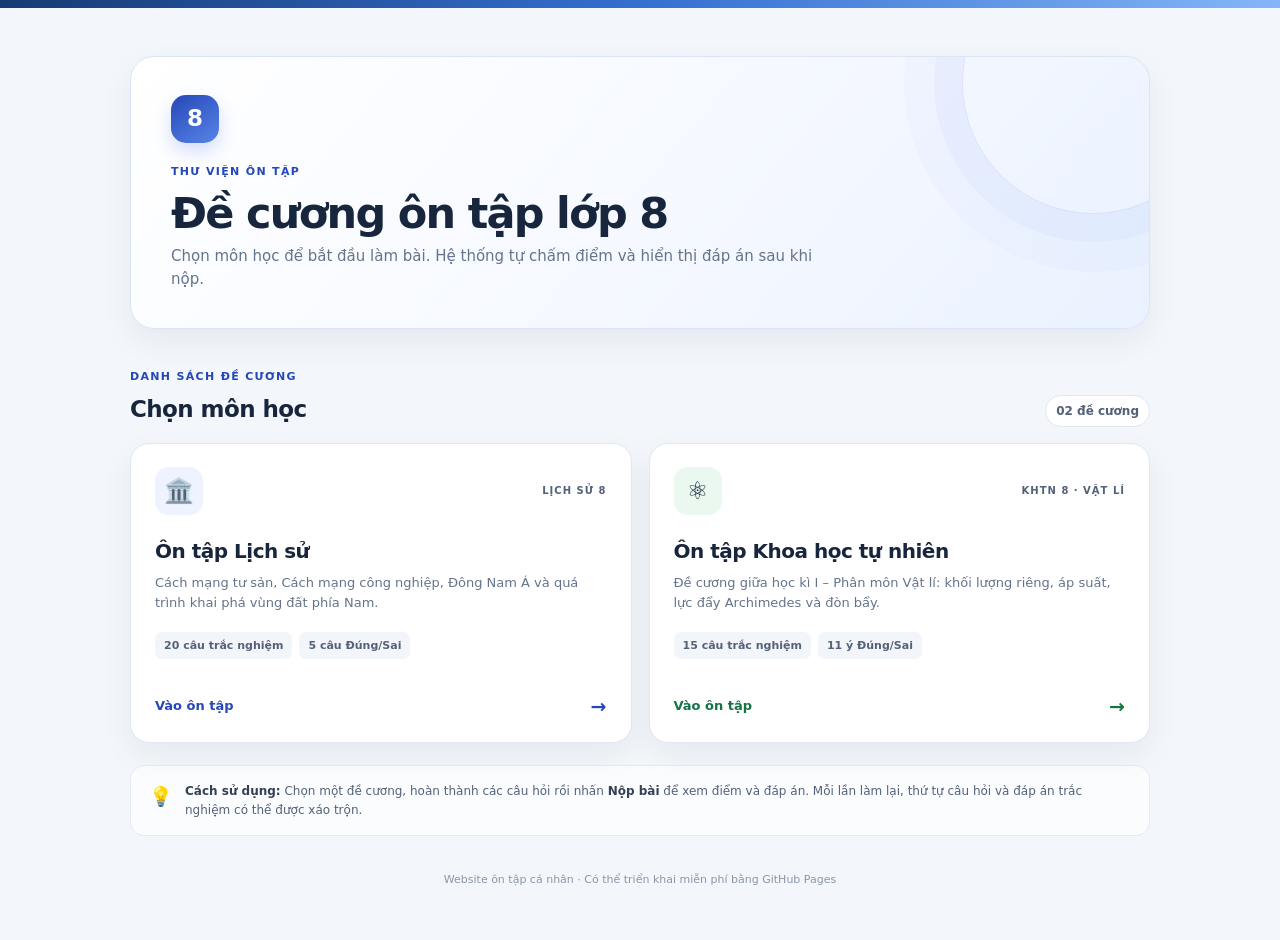
<file: index.html>
<!DOCTYPE html>
<html lang="vi">
<head>
  <meta charset="UTF-8">
  <meta name="viewport" content="width=device-width, initial-scale=1.0">
  <meta name="theme-color" content="#173b73">
  <meta name="description" content="Kho đề cương ôn tập lớp 8: Lịch sử và Khoa học tự nhiên.">
  <title>Ôn tập lớp 8 – Menu chính</title>
  <link rel="stylesheet" href="assets/css/site.css">
</head>
<body class="home-page">
  <div class="topbar"></div>
  <main class="home-container">
    <header class="home-hero">
      <div class="brand-mark" aria-hidden="true">8</div>
      <div class="eyebrow">THƯ VIỆN ÔN TẬP</div>
      <h1>Đề cương ôn tập lớp 8</h1>
      <p>Chọn môn học để bắt đầu làm bài. Hệ thống tự chấm điểm và hiển thị đáp án sau khi nộp.</p>
    </header>

    <section class="menu-section" aria-labelledby="available-title">
      <div class="menu-heading">
        <div>
          <span class="section-kicker">DANH SÁCH ĐỀ CƯƠNG</span>
          <h2 id="available-title">Chọn môn học</h2>
        </div>
        <span class="available-count">02 đề cương</span>
      </div>

      <div class="subject-grid">
        <a class="subject-card history-card" href="pages/lich-su.html">
          <div class="subject-card-top">
            <span class="subject-icon" aria-hidden="true">🏛️</span>
            <span class="subject-tag">LỊCH SỬ 8</span>
          </div>
          <h3>Ôn tập Lịch sử</h3>
          <p>Cách mạng tư sản, Cách mạng công nghiệp, Đông Nam Á và quá trình khai phá vùng đất phía Nam.</p>
          <div class="subject-meta">
            <span>20 câu trắc nghiệm</span>
            <span>5 câu Đúng/Sai</span>
          </div>
          <div class="subject-action">Vào ôn tập <span aria-hidden="true">→</span></div>
        </a>

        <a class="subject-card science-card" href="pages/khtn8-vat-li.html">
          <div class="subject-card-top">
            <span class="subject-icon" aria-hidden="true">⚛️</span>
            <span class="subject-tag">KHTN 8 · VẬT LÍ</span>
          </div>
          <h3>Ôn tập Khoa học tự nhiên</h3>
          <p>Đề cương giữa học kì I – Phân môn Vật lí: khối lượng riêng, áp suất, lực đẩy Archimedes và đòn bẩy.</p>
          <div class="subject-meta">
            <span>15 câu trắc nghiệm</span>
            <span>11 ý Đúng/Sai</span>
          </div>
          <div class="subject-action">Vào ôn tập <span aria-hidden="true">→</span></div>
        </a>
      </div>
    </section>

    <section class="home-note">
      <span class="note-icon" aria-hidden="true">💡</span>
      <p><strong>Cách sử dụng:</strong> Chọn một đề cương, hoàn thành các câu hỏi rồi nhấn <strong>Nộp bài</strong> để xem điểm và đáp án. Mỗi lần làm lại, thứ tự câu hỏi và đáp án trắc nghiệm có thể được xáo trộn.</p>
    </section>

    <footer class="home-footer">Website ôn tập cá nhân · Có thể triển khai miễn phí bằng GitHub Pages</footer>
  </main>
</body>
</html>
</file>
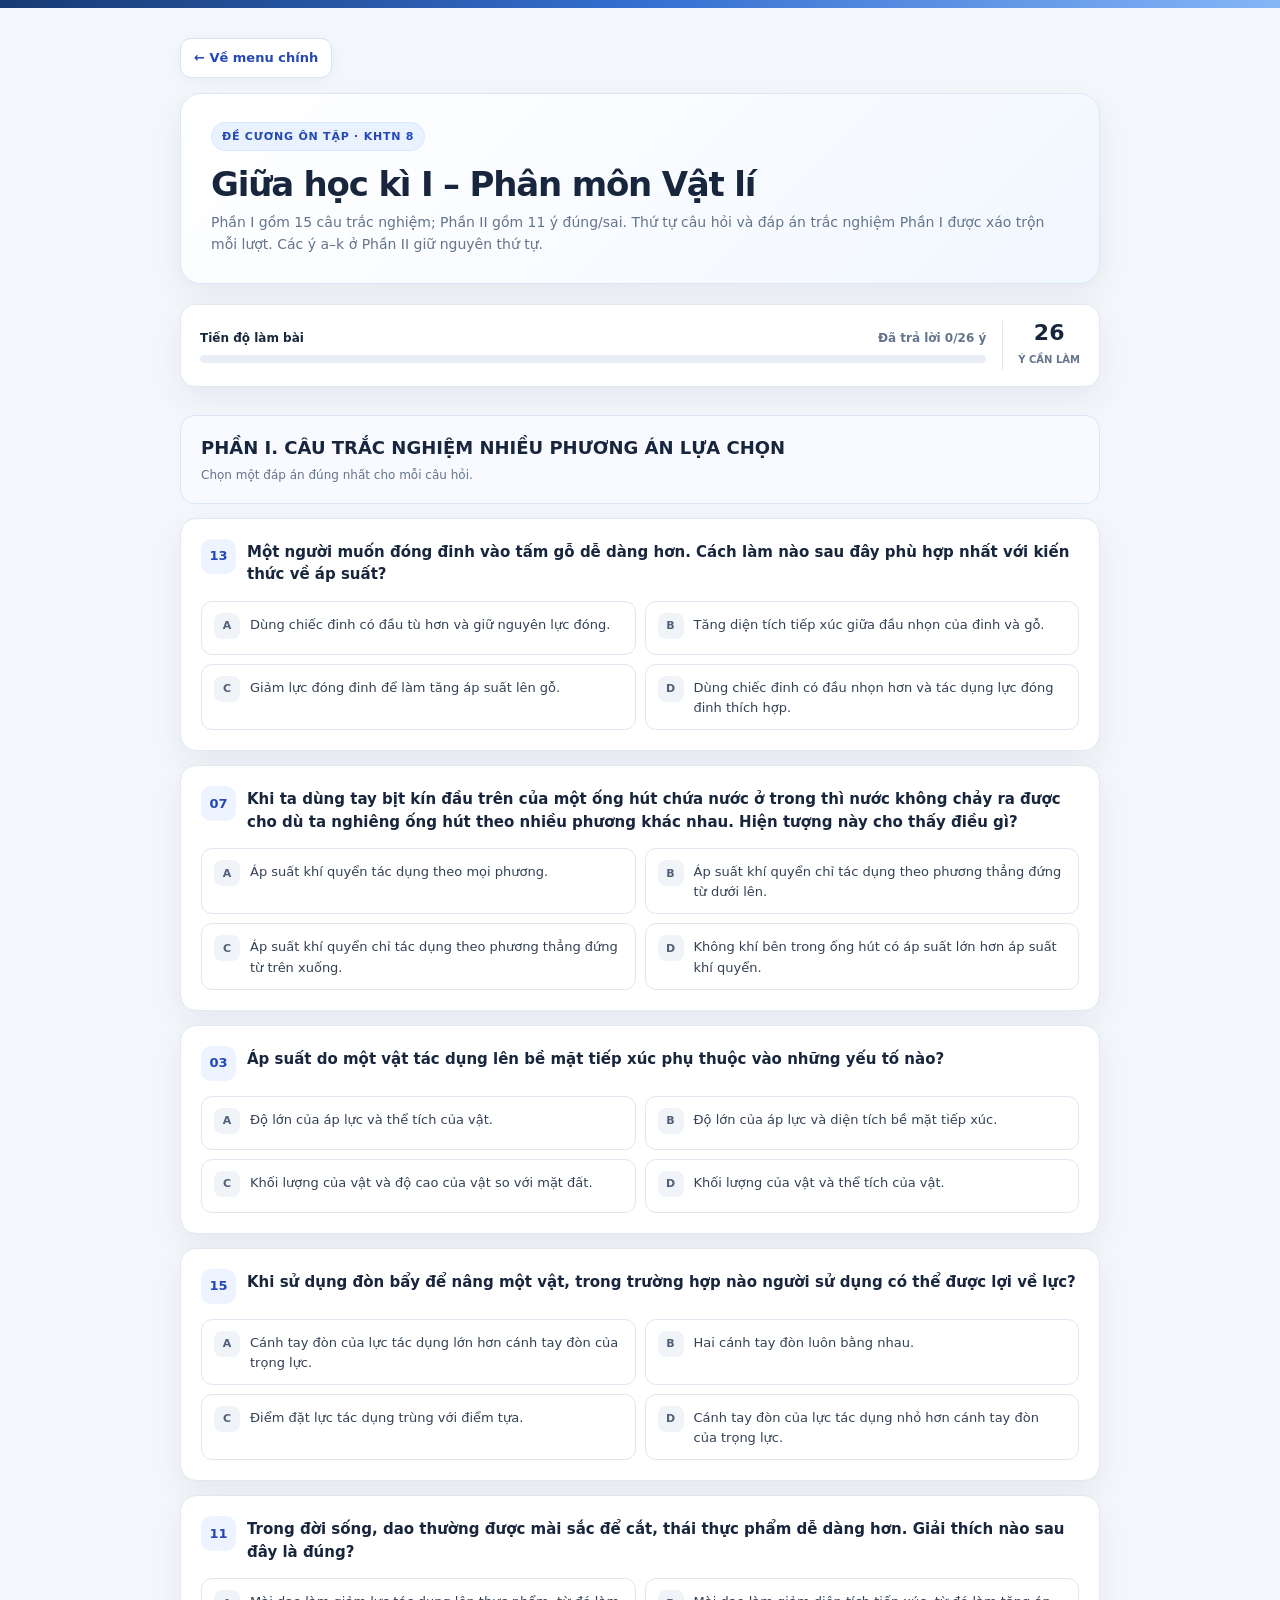
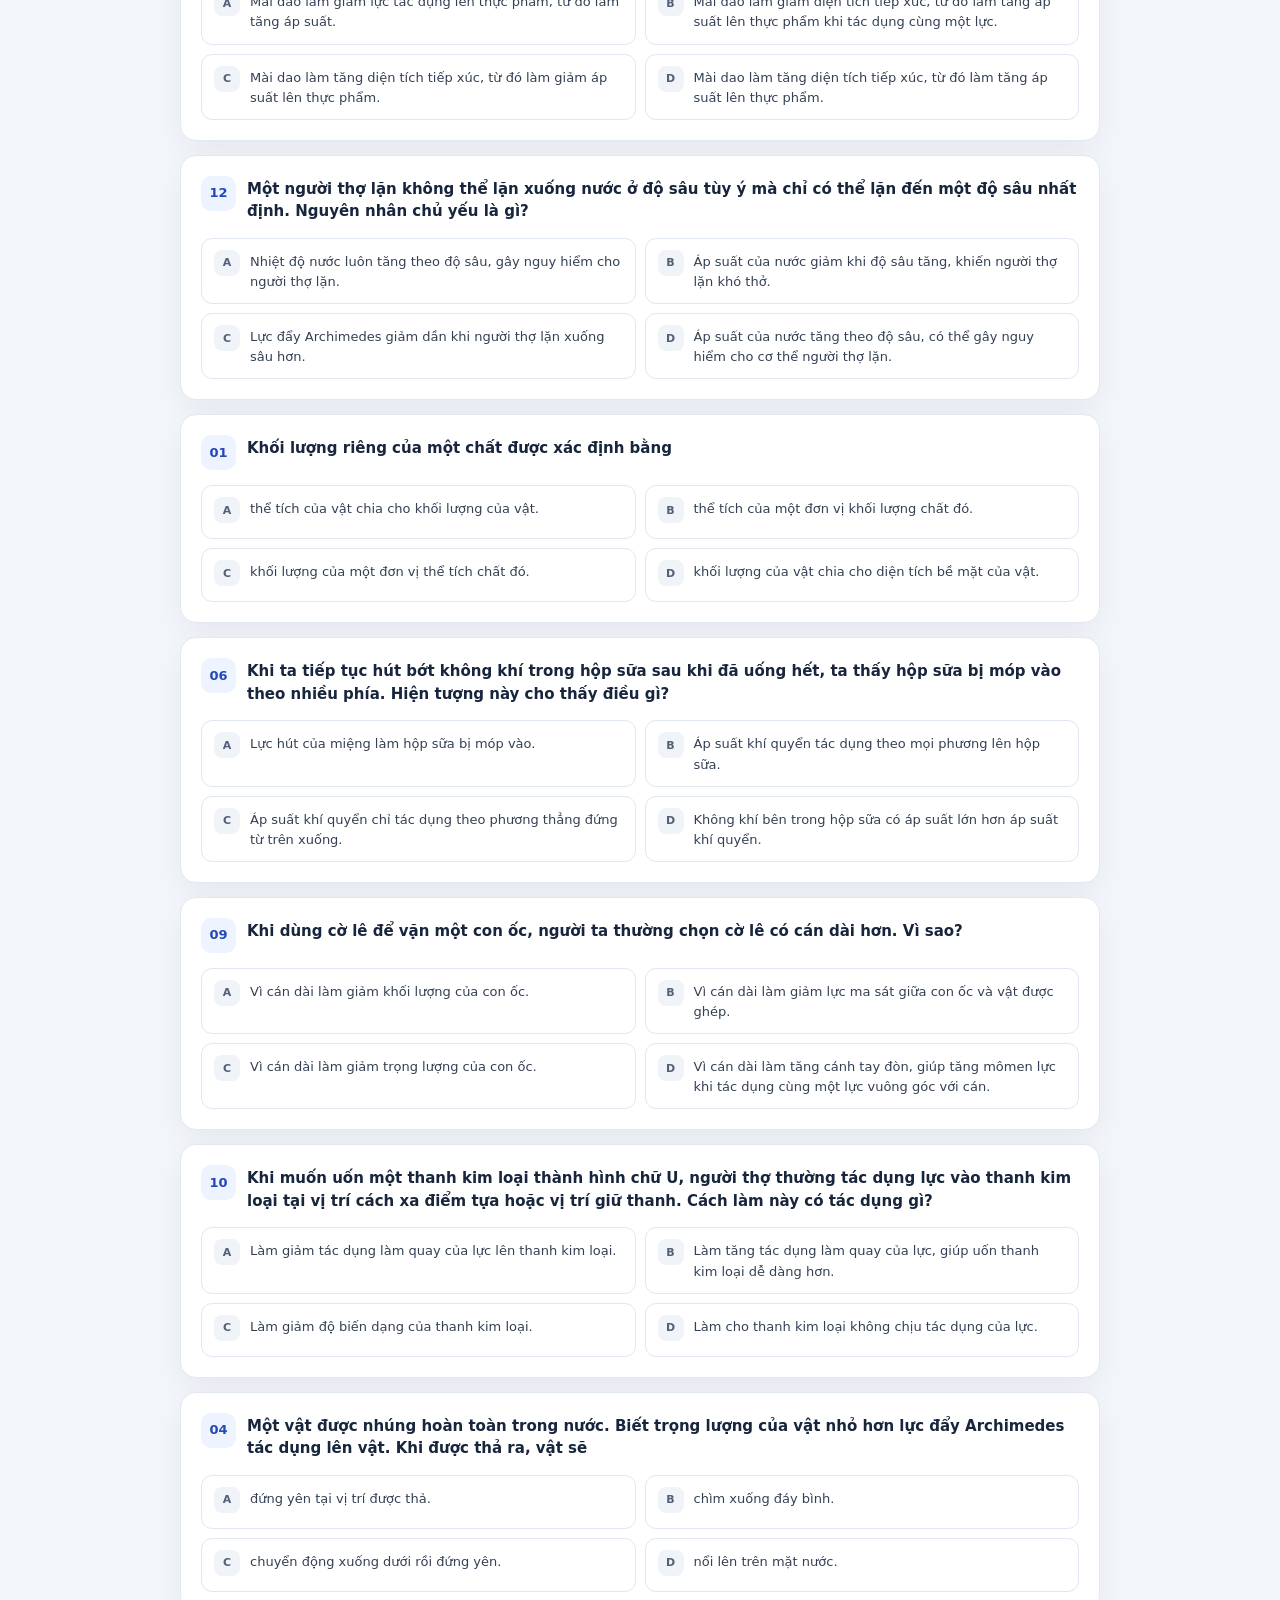
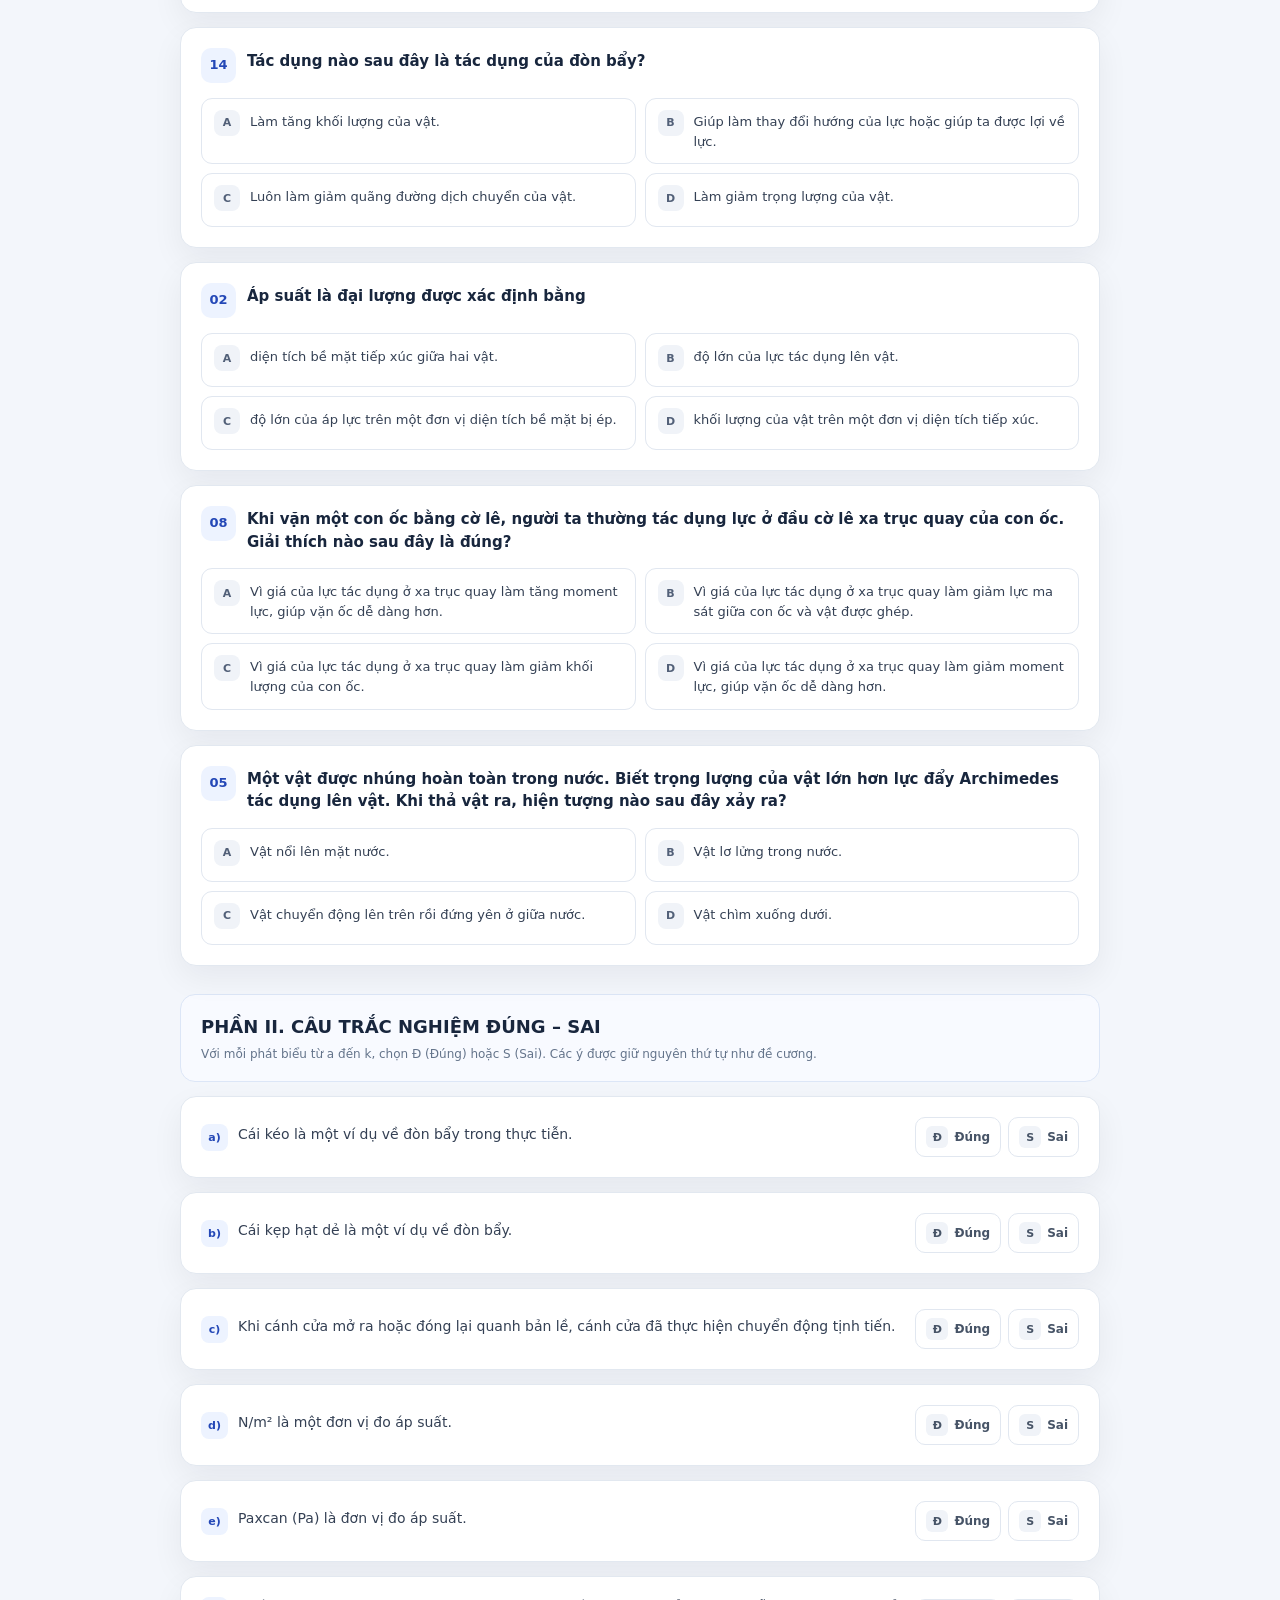
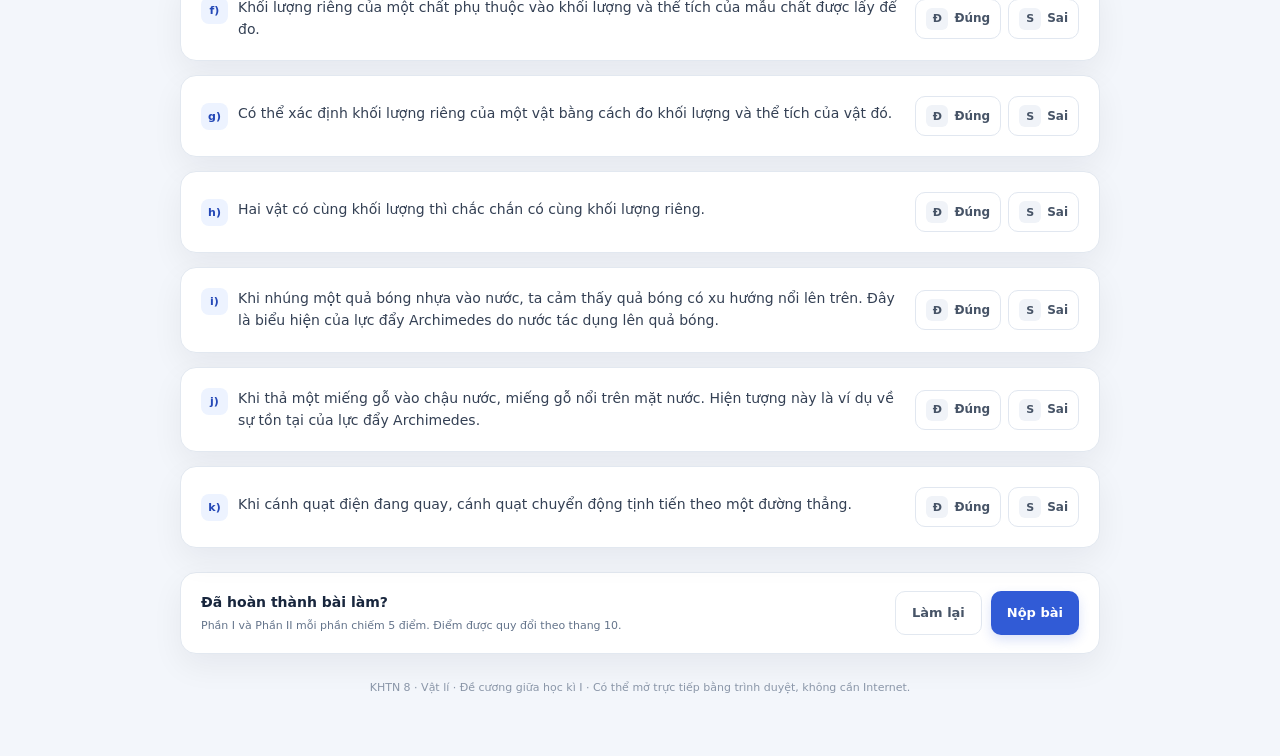
<file: pages/khtn8-vat-li.html>
<!DOCTYPE html>
<html lang="vi">
<head>
  <meta charset="UTF-8">
  <meta name="viewport" content="width=device-width, initial-scale=1.0">
  <meta name="theme-color" content="#173b73">
  <meta name="description" content="Đề cương ôn tập giữa học kì I Khoa học tự nhiên 8 – Phân môn Vật lí.">
  <title>KHTN 8 – Vật lí | Ôn tập giữa học kì I</title>
  <link rel="stylesheet" href="../assets/css/site.css">
  <script src="../assets/js/khtn-vat-li.js" defer></script>
</head>
<body>
  <div class="topbar"></div>
  <main class="quiz-container">
    <a class="back-home" href="../index.html">← Về menu chính</a>
    <header class="quiz-hero">
      <span class="quiz-eyebrow">ĐỀ CƯƠNG ÔN TẬP · KHTN 8</span>
      <h1>Giữa học kì I – Phân môn Vật lí</h1>
      <p>Phần I gồm 15 câu trắc nghiệm; Phần II gồm 11 ý đúng/sai. Thứ tự câu hỏi và đáp án trắc nghiệm Phần I được xáo trộn mỗi lượt. Các ý a–k ở Phần II giữ nguyên thứ tự.</p>
    </header>

    <section class="progress-panel" aria-label="Tiến độ làm bài">
      <div>
        <div class="progress-heading"><span>Tiến độ làm bài</span><span id="progressText">Đã trả lời 0/26 ý</span></div>
        <div class="progress-track"><div class="progress-fill" id="progressFill"></div></div>
      </div>
      <div class="progress-total"><strong>26</strong><span>Ý CẦN LÀM</span></div>
    </section>

    <form id="quizForm">
      <section class="section-heading">
        <h2>PHẦN I. CÂU TRẮC NGHIỆM NHIỀU PHƯƠNG ÁN LỰA CHỌN</h2>
        <p>Chọn một đáp án đúng nhất cho mỗi câu hỏi.</p>
      </section>
      <section class="question-list" id="questionList" aria-label="15 câu trắc nghiệm"></section>

      <section class="section-heading">
        <h2>PHẦN II. CÂU TRẮC NGHIỆM ĐÚNG – SAI</h2>
        <p>Với mỗi phát biểu từ a đến k, chọn Đ (Đúng) hoặc S (Sai). Các ý được giữ nguyên thứ tự như đề cương.</p>
      </section>
      <section class="tf-list" id="trueFalseList" aria-label="11 ý đúng sai"></section>

      <div class="submit-panel">
        <div class="submit-note">
          <strong>Đã hoàn thành bài làm?</strong>
          <span>Phần I và Phần II mỗi phần chiếm 5 điểm. Điểm được quy đổi theo thang 10.</span>
        </div>
        <div class="actions">
          <button class="secondary-button" type="button" id="resetButton">Làm lại</button>
          <button class="primary-button" type="submit" id="submitButton">Nộp bài</button>
        </div>
      </div>
    </form>

    <section class="result-panel" id="resultPanel" aria-live="polite" tabindex="-1">
      <h2 id="resultTitle">Kết quả bài làm</h2>
      <p class="result-subtitle" id="resultSubtitle"></p>
      <div class="result-summary">
        <div class="score-circle" id="scoreCircle">0/10</div>
        <div class="result-stats">
          <div class="stat good"><strong id="correctCount">0</strong><span>Ý đúng / 26</span></div>
          <div class="stat bad"><strong id="wrongCount">0</strong><span>Ý sai</span></div>
          <div class="stat empty"><strong id="emptyCount">0</strong><span>Chưa trả lời</span></div>
        </div>
      </div>
      <div class="result-breakdown" id="resultBreakdown"></div>
      <p class="result-hint">Đáp án đúng được tô xanh. Lựa chọn sai của bạn được tô đỏ. Câu bỏ trống cũng hiển thị đáp án đúng để đối chiếu.</p>
    </section>

    <footer class="quiz-footer">KHTN 8 · Vật lí · Đề cương giữa học kì I · Có thể mở trực tiếp bằng trình duyệt, không cần Internet.</footer>
  </main>
</body>
</html>
</file>
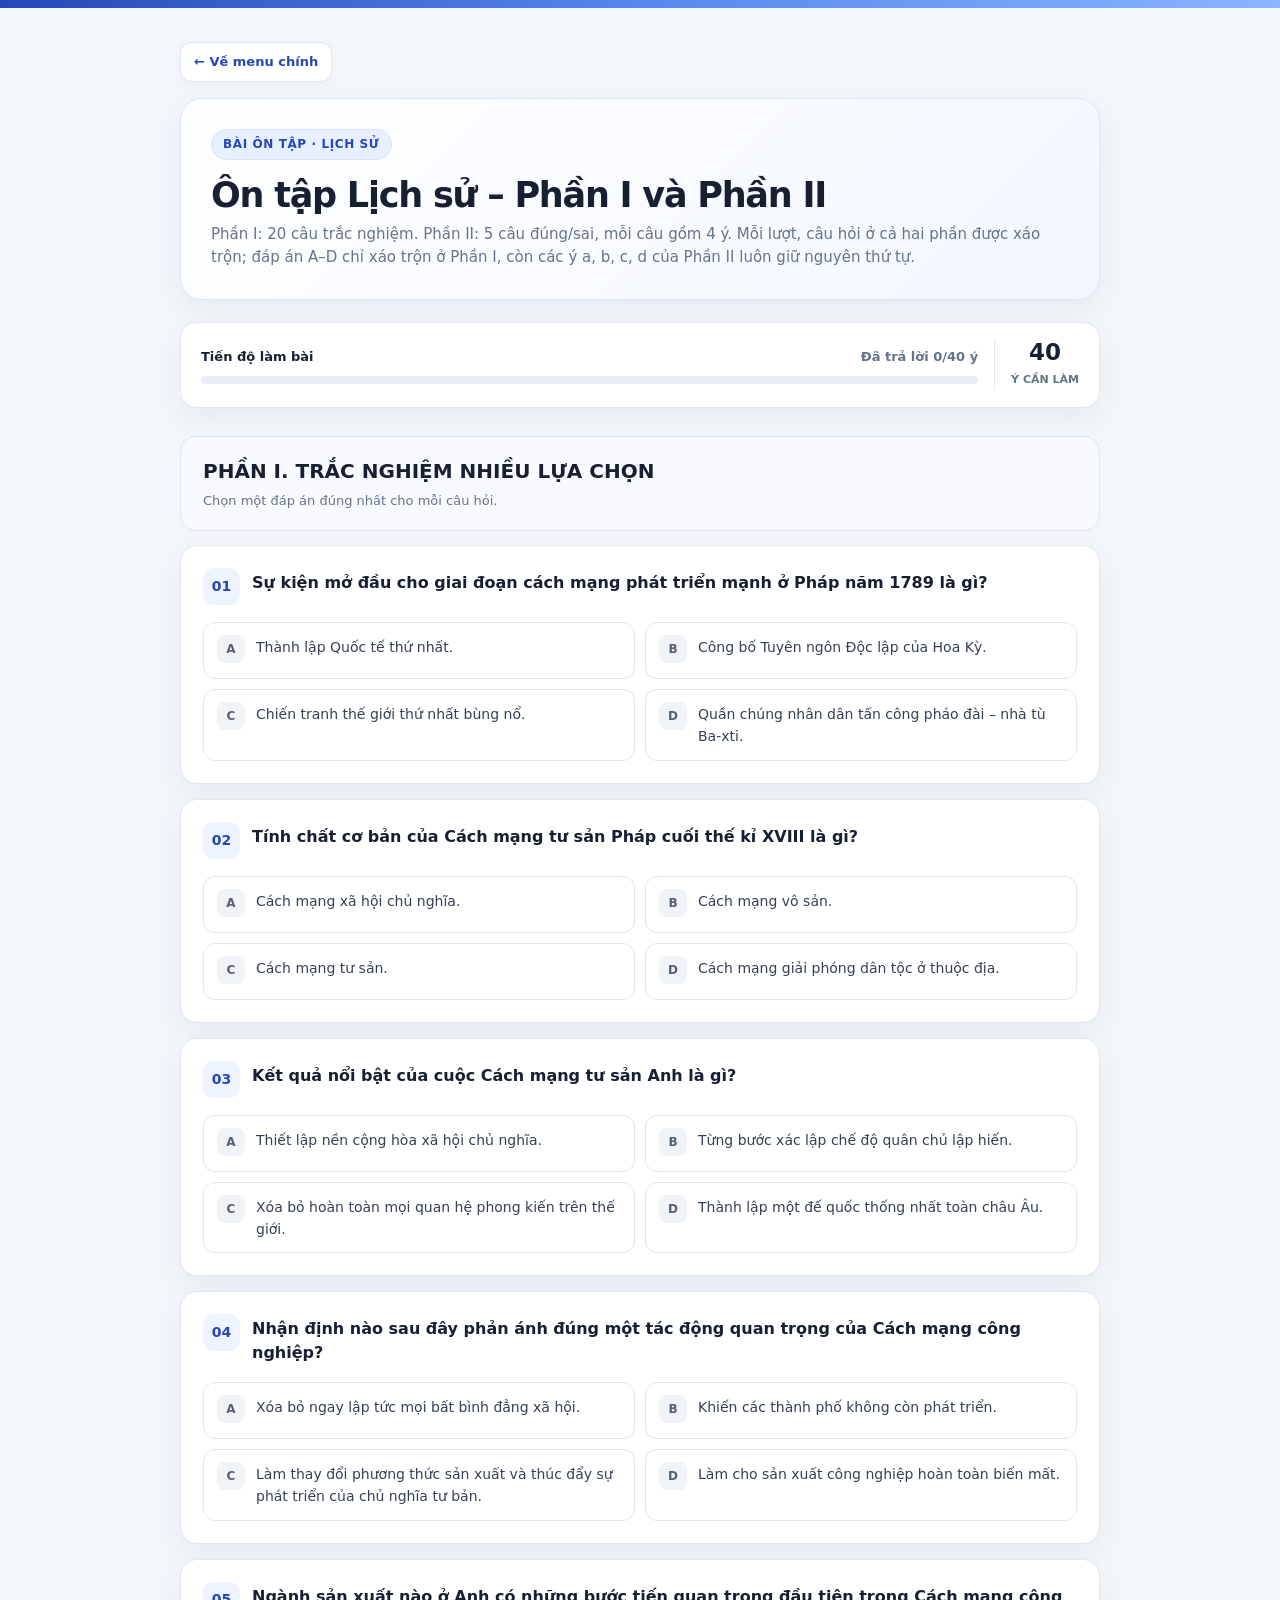
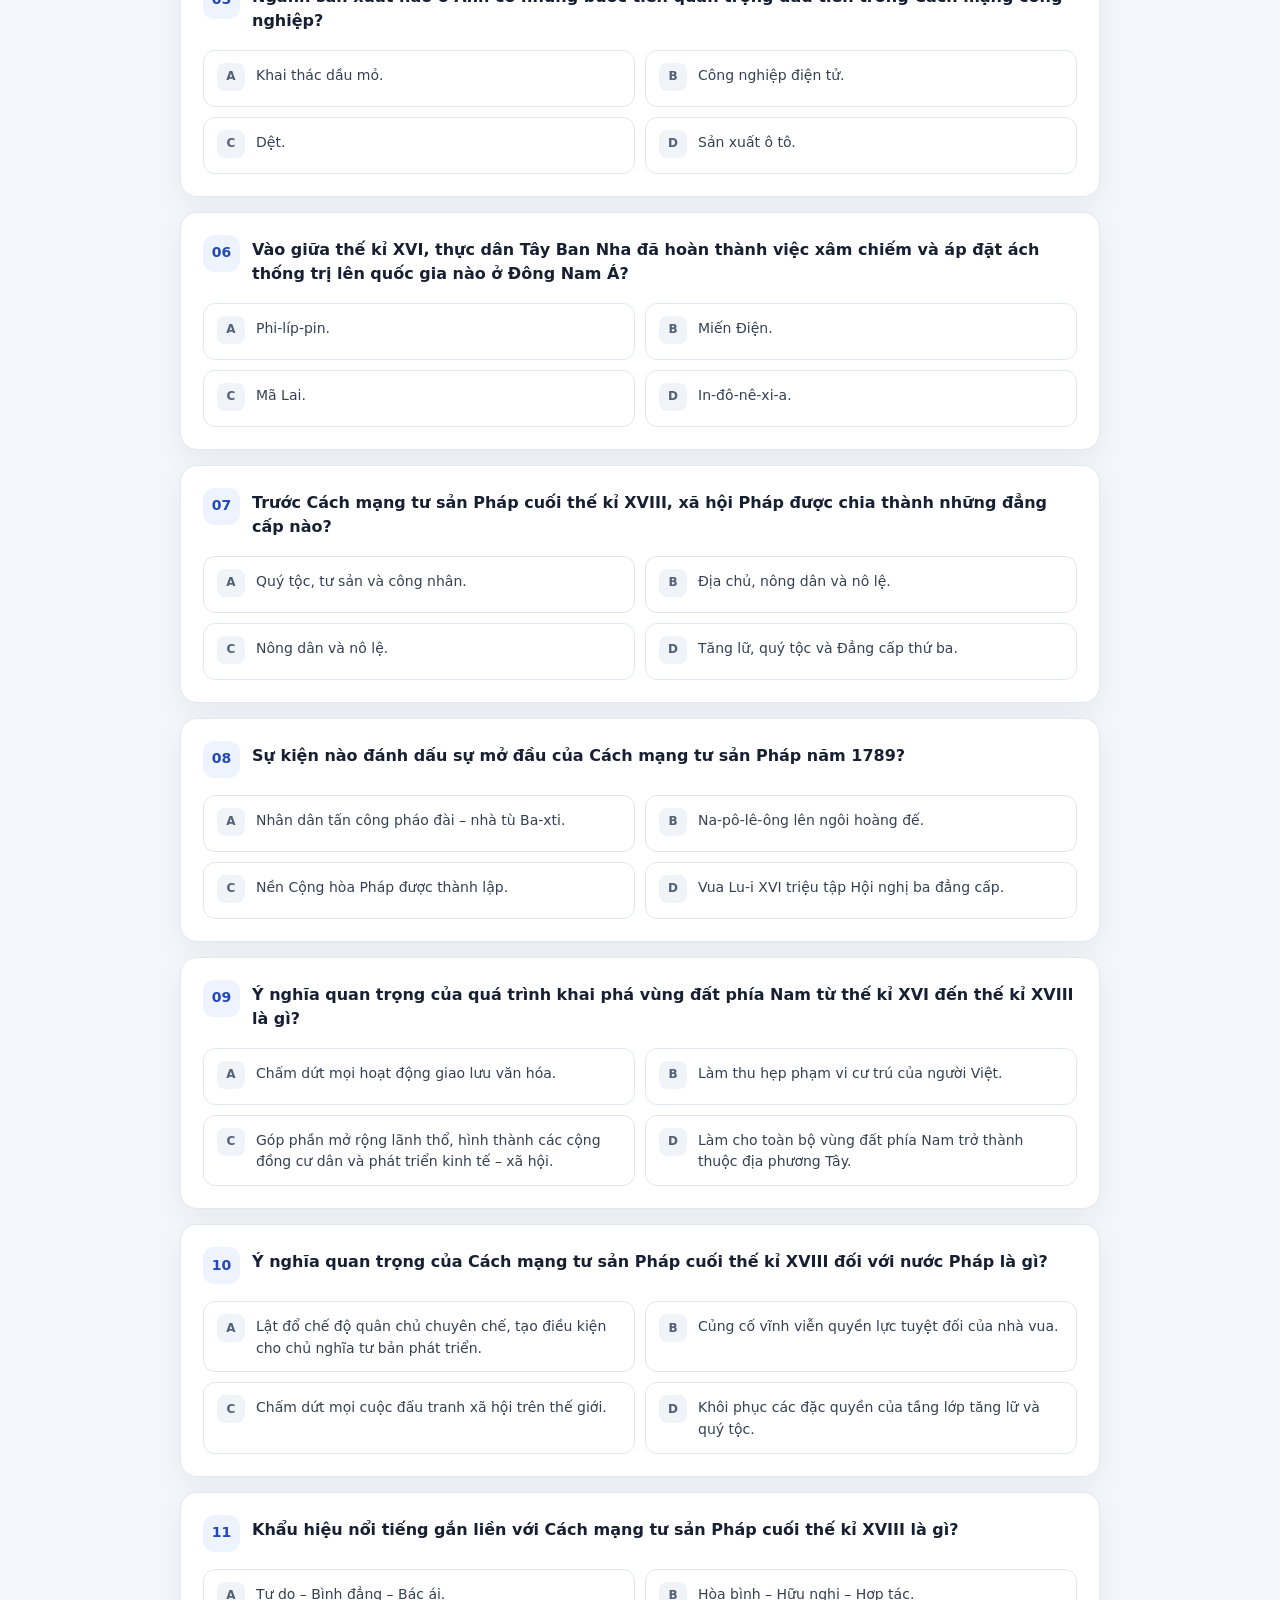
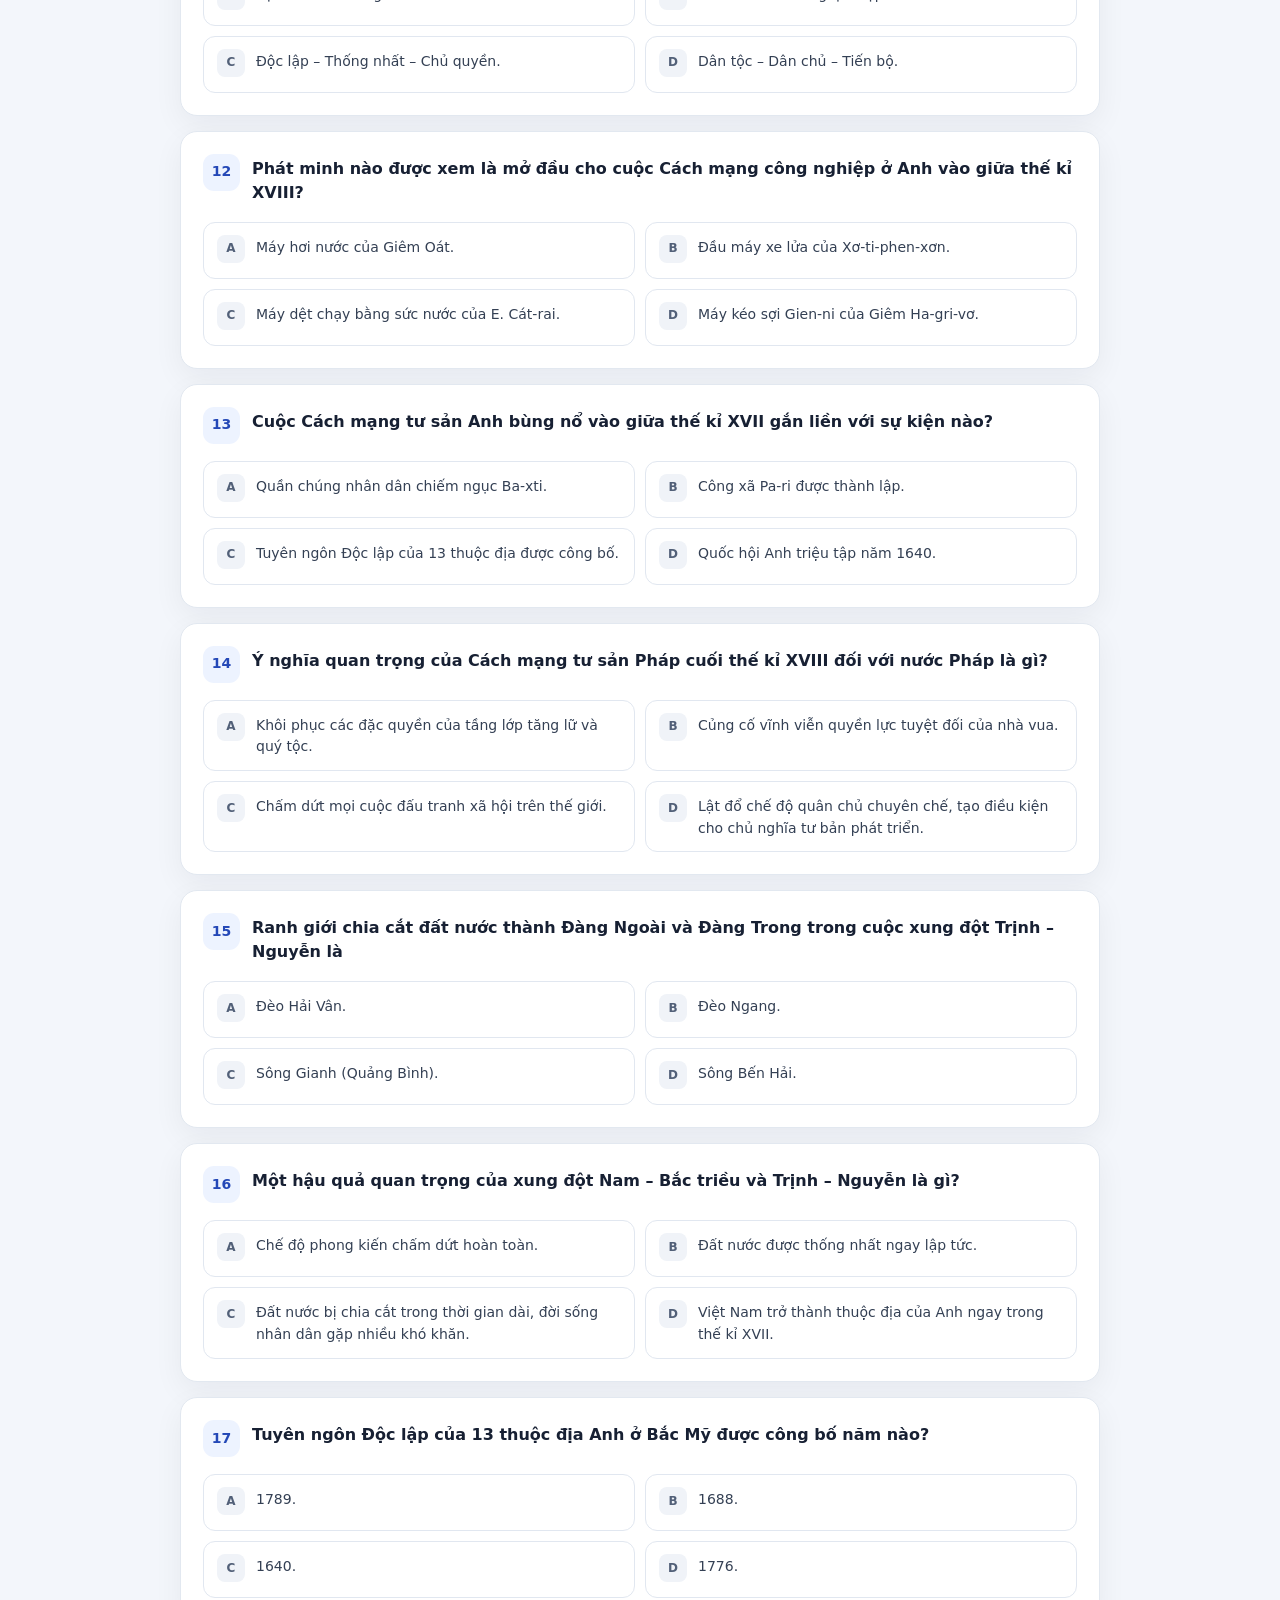
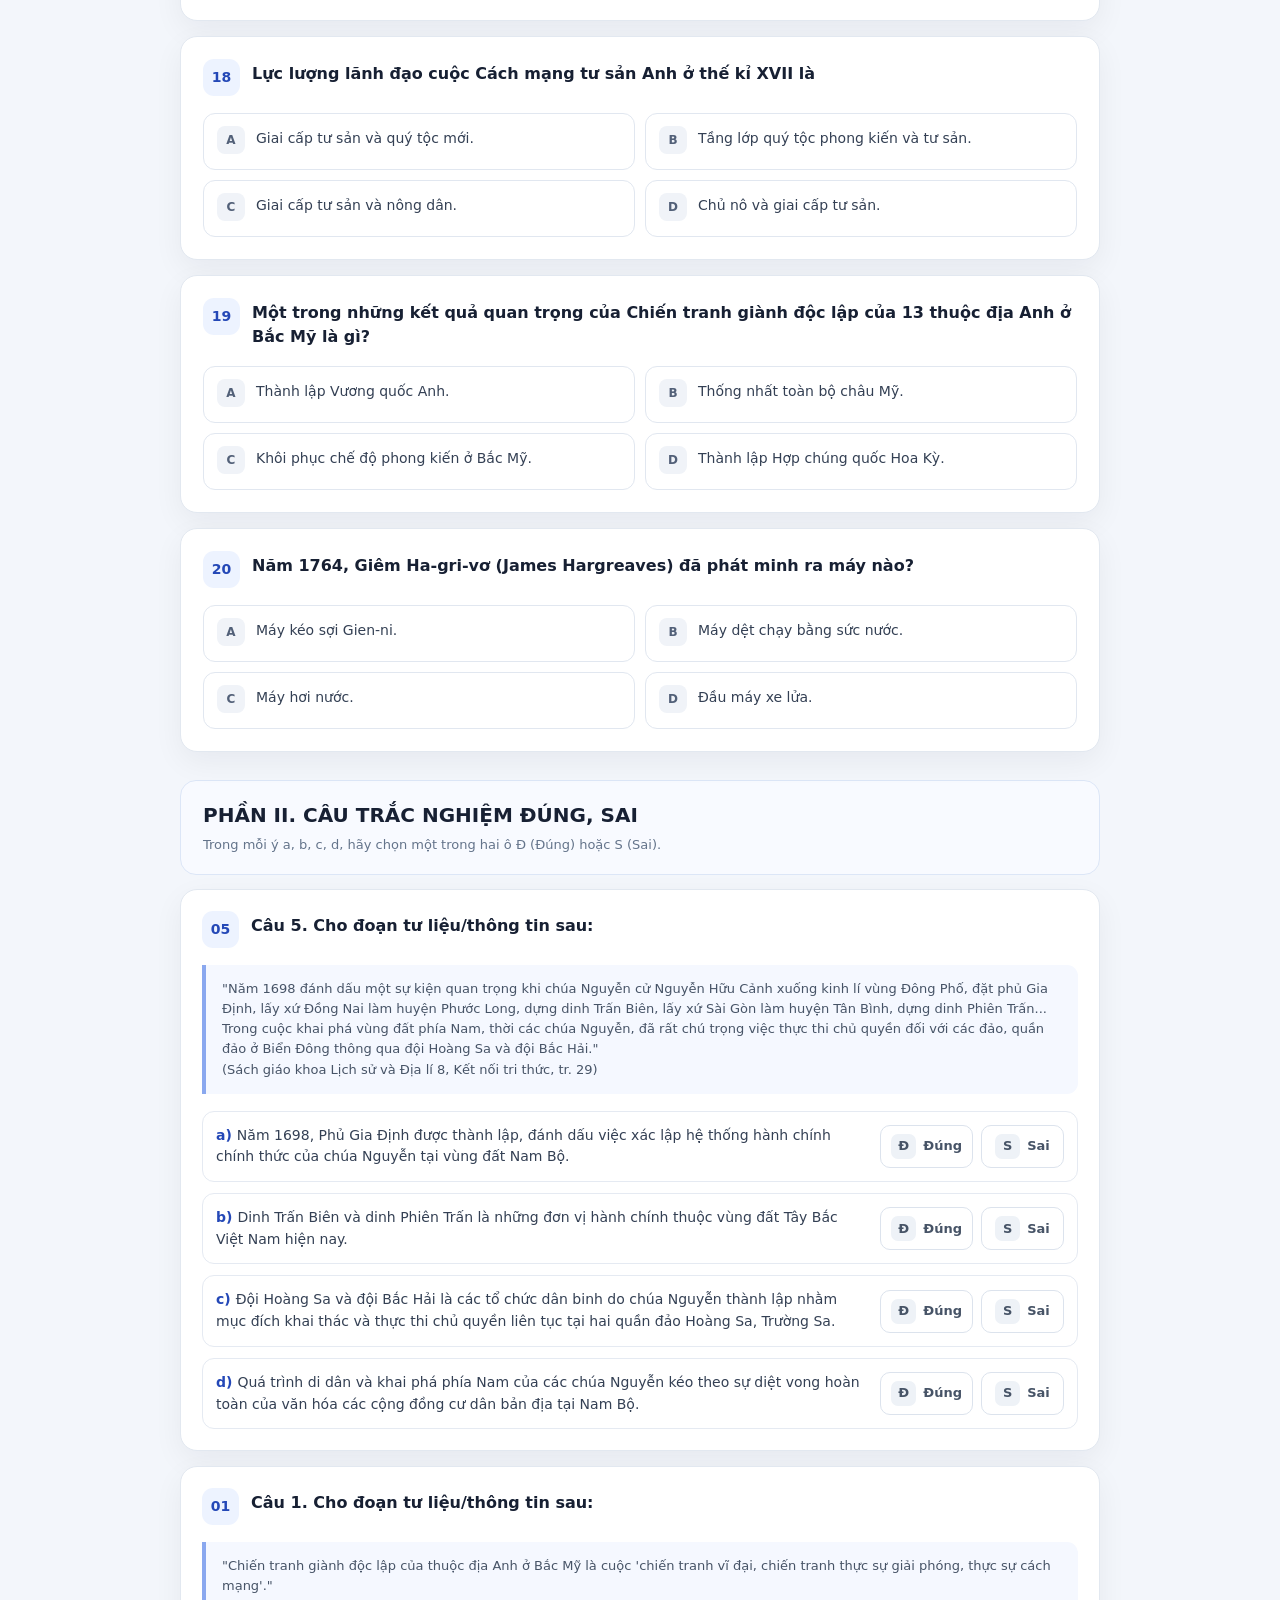
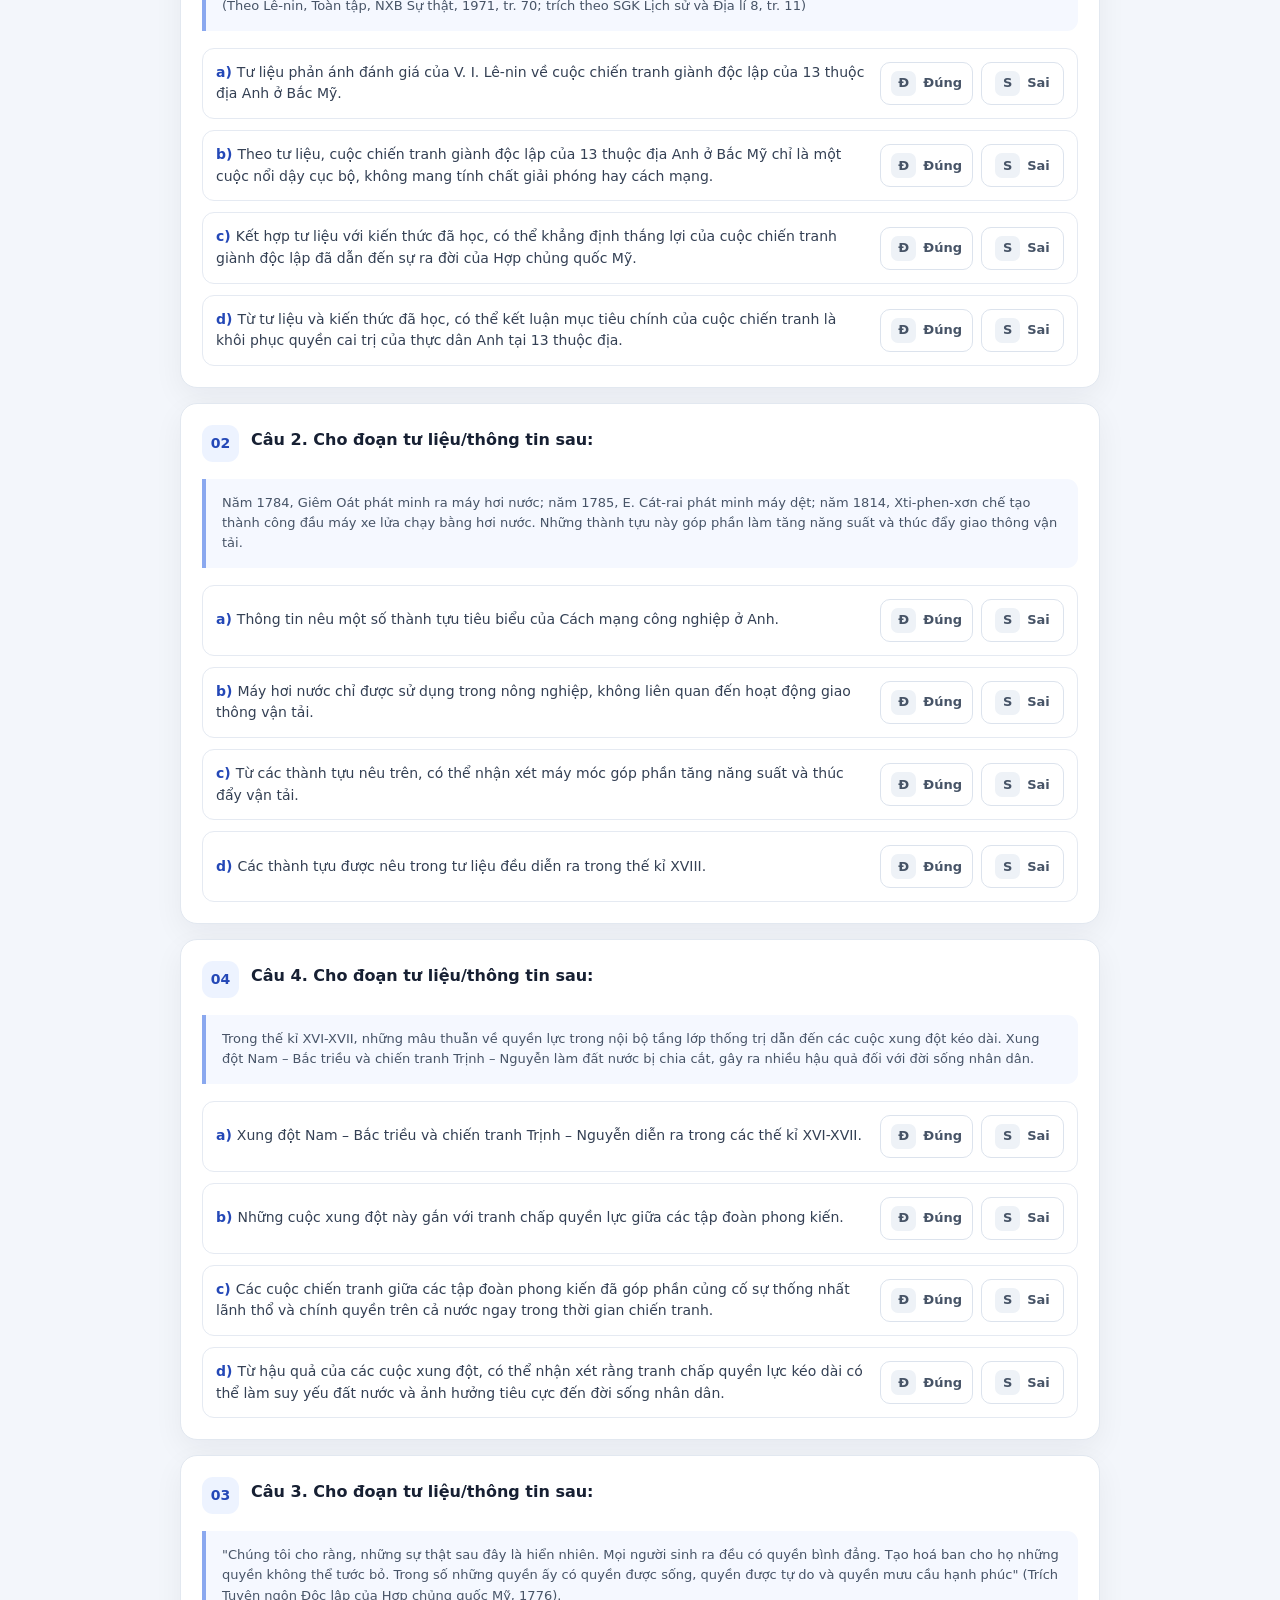
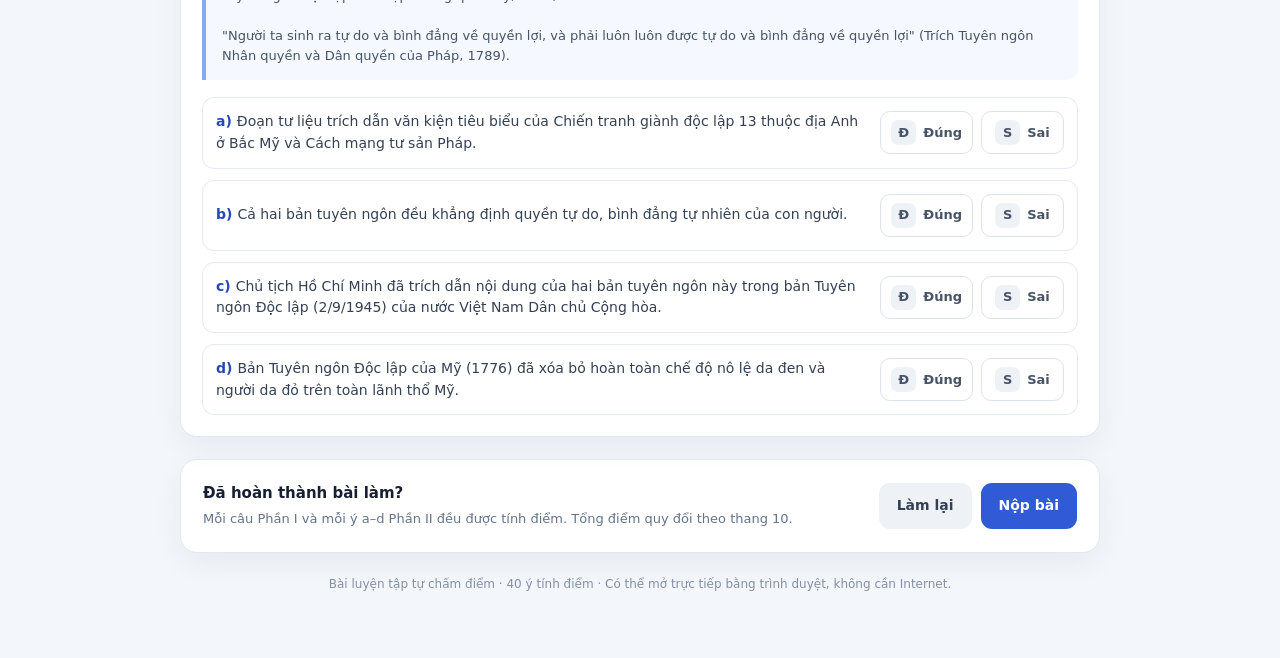
<file: pages/lich-su.html>
<!DOCTYPE html>
<html lang="vi">
<head>
  <meta charset="UTF-8">
  <meta name="viewport" content="width=device-width, initial-scale=1.0">
  <meta name="theme-color" content="#172554">
  <title>Ôn tập Lịch sử – Trắc nghiệm và Đúng/Sai</title>
  <style>
    :root {
      color-scheme: light;
      --ink: #172033;
      --muted: #64748b;
      --line: #e2e8f0;
      --paper: #ffffff;
      --page: #f3f6fb;
      --blue: #315bd6;
      --blue-dark: #2448b7;
      --blue-soft: #edf3ff;
      --green: #15803d;
      --green-soft: #ecfdf3;
      --red: #b42318;
      --red-soft: #fff1f0;
      --amber: #a15c07;
      --amber-soft: #fff8e8;
      --shadow: 0 10px 30px rgba(15, 23, 42, .055);
    }

    * { box-sizing: border-box; }

    body {
      margin: 0;
      background: var(--page);
      color: var(--ink);
      font-family: Inter, ui-sans-serif, system-ui, -apple-system, BlinkMacSystemFont, "Segoe UI", sans-serif;
      line-height: 1.55;
    }

    .topbar {
      height: 8px;
      background: linear-gradient(90deg, #2448b7, #5687ed, #8ab5ff);
    }

    .container {
      width: min(920px, calc(100% - 32px));
      margin: 34px auto 64px;
    }

    .hero {
      padding: 30px;
      border: 1px solid #dce6f7;
      border-radius: 22px;
      background: linear-gradient(135deg, #fff 0%, #f2f6ff 100%);
      box-shadow: var(--shadow);
      margin-bottom: 22px;
    }

    .eyebrow {
      display: inline-flex;
      align-items: center;
      gap: 8px;
      color: var(--blue-dark);
      background: #e8efff;
      border: 1px solid #d7e3ff;
      border-radius: 999px;
      padding: 5px 11px;
      font-size: 12px;
      font-weight: 800;
      letter-spacing: .05em;
      text-transform: uppercase;
    }

    h1 {
      margin: 14px 0 7px;
      font-size: clamp(25px, 4vw, 35px);
      line-height: 1.2;
      letter-spacing: -.035em;
    }

    .subtitle { margin: 0; color: var(--muted); font-size: 15px; }

    .overview {
      display: grid;
      grid-template-columns: 1fr auto;
      align-items: center;
      gap: 16px;
      padding: 17px 20px;
      margin: 0 0 20px;
      border-radius: 16px;
      border: 1px solid var(--line);
      background: var(--paper);
      box-shadow: var(--shadow);
    }

    .progress-heading {
      display: flex;
      justify-content: space-between;
      gap: 12px;
      margin-bottom: 9px;
      font-size: 13px;
      font-weight: 700;
    }

    .progress-heading span:last-child { color: var(--muted); font-weight: 600; }
    .progress-track { height: 8px; background: #e9eef6; border-radius: 99px; overflow: hidden; }
    .progress-fill { width: 0%; height: 100%; background: var(--blue); border-radius: inherit; transition: width .2s ease; }

    .overview-total {
      min-width: 76px;
      text-align: center;
      padding-left: 16px;
      border-left: 1px solid var(--line);
    }
    .overview-total strong { display: block; font-size: 23px; line-height: 1.1; }
    .overview-total span { color: var(--muted); font-size: 11px; font-weight: 700; }

    .section-heading {
      margin: 28px 0 14px;
      padding: 19px 22px;
      border: 1px solid #dce6f7;
      border-radius: 16px;
      background: #f8faff;
    }
    .section-heading h2 { margin: 0 0 4px; font-size: 20px; }
    .section-heading p { margin: 0; color: var(--muted); font-size: 13px; }
    .question-list, .tf-list { display: grid; gap: 15px; }

    .question-card {
      padding: 22px;
      background: var(--paper);
      border: 1px solid var(--line);
      border-radius: 17px;
      box-shadow: var(--shadow);
      scroll-margin-top: 20px;
      transition: border-color .18s ease, box-shadow .18s ease;
    }

    .question-card:focus-within { border-color: #a9bff8; box-shadow: 0 0 0 3px rgba(49, 91, 214, .08), var(--shadow); }
    .question-top { display: flex; align-items: flex-start; gap: 12px; margin-bottom: 17px; }
    .number {
      flex: 0 0 37px;
      height: 37px;
      display: grid;
      place-items: center;
      border-radius: 11px;
      background: var(--blue-soft);
      color: var(--blue-dark);
      font-size: 14px;
      font-weight: 850;
    }
    .question-text { margin: 3px 0 0; font-size: 16px; font-weight: 750; line-height: 1.5; }
    .options { display: grid; grid-template-columns: 1fr 1fr; gap: 10px; }

    .option {
      position: relative;
      display: flex;
      align-items: flex-start;
      gap: 11px;
      min-height: 57px;
      padding: 12px 13px;
      border: 1px solid #e1e7f0;
      border-radius: 12px;
      background: #fff;
      cursor: pointer;
      transition: background .15s ease, border-color .15s ease, transform .15s ease;
    }
    .option:hover { border-color: #a9bff8; background: #f8faff; }
    .option:active { transform: scale(.995); }
    .option input { position: absolute; opacity: 0; pointer-events: none; }
    .option-letter {
      flex: 0 0 28px;
      width: 28px;
      height: 28px;
      display: grid;
      place-items: center;
      border-radius: 8px;
      background: #f0f3f8;
      color: #526078;
      font-size: 12px;
      font-weight: 850;
    }
    .option-text { padding-top: 2px; color: #344054; font-size: 14px; }
    .option:has(input:checked) { border-color: var(--blue); background: var(--blue-soft); box-shadow: inset 0 0 0 1px var(--blue); }
    .option:has(input:checked) .option-letter { color: #fff; background: var(--blue); }
    .option input:focus-visible + .option-letter { outline: 3px solid #9db6ff; outline-offset: 3px; }

    .question-card.correct-card { border-color: #86d6a3; }
    .question-card.wrong-card { border-color: #f0a5a0; }
    .option.answer-correct { border-color: #45ae6b; background: var(--green-soft); }
    .option.answer-correct .option-letter { color: #fff; background: var(--green); }
    .option.answer-wrong { border-color: #e58b84; background: var(--red-soft); }
    .option.answer-wrong .option-letter { color: #fff; background: var(--red); }
    .option:has(input:disabled) { cursor: default; }
    .option:has(input:disabled):hover { transform: none; }

    .question-feedback {
      display: none;
      margin-top: 13px;
      padding: 11px 13px;
      border-radius: 10px;
      font-size: 13px;
      font-weight: 650;
    }
    .question-feedback.show { display: block; }
    .question-feedback.good { color: #166534; background: var(--green-soft); }
    .question-feedback.bad { color: #991b1b; background: var(--red-soft); }
    .question-feedback.empty { color: #854d0e; background: var(--amber-soft); }

    .tf-question-card {
      padding: 21px;
      background: var(--paper);
      border: 1px solid var(--line);
      border-radius: 17px;
      box-shadow: var(--shadow);
      scroll-margin-top: 20px;
    }
    .tf-question-card.correct-card { border-color: #86d6a3; }
    .tf-question-card.wrong-card { border-color: #f0a5a0; }
    .tf-source {
      margin: 0 0 17px;
      padding: 14px 16px;
      border-left: 4px solid #8aa8ef;
      border-radius: 0 11px 11px 0;
      background: #f5f8ff;
      color: #475467;
      font-size: 13px;
      white-space: pre-line;
    }
    .tf-rows { display: grid; gap: 11px; }
    .tf-row {
      display: grid;
      grid-template-columns: minmax(0, 1fr) auto;
      gap: 12px;
      align-items: center;
      padding: 13px;
      border: 1px solid #e5eaf2;
      border-radius: 12px;
      background: #fff;
    }
    .tf-statement { font-size: 14px; color: #344054; }
    .tf-statement strong { color: var(--blue-dark); margin-right: 5px; }
    .tf-choices { display: flex; gap: 8px; }
    .tf-choice {
      display: flex;
      align-items: center;
      gap: 7px;
      min-width: 83px;
      justify-content: center;
      padding: 8px 10px;
      border: 1px solid #dce3ed;
      border-radius: 10px;
      color: #475467;
      background: #fff;
      cursor: pointer;
      font-size: 13px;
      font-weight: 700;
      transition: background .15s ease, border-color .15s ease;
    }
    .tf-choice input { position: absolute; opacity: 0; pointer-events: none; }
    .tf-choice .tf-mark {
      display: grid;
      place-items: center;
      width: 25px;
      height: 25px;
      border-radius: 7px;
      background: #eef2f7;
      color: #475467;
      font-weight: 900;
    }
    .tf-choice:has(input:checked) { border-color: var(--blue); background: var(--blue-soft); color: var(--blue-dark); }
    .tf-choice:has(input:checked) .tf-mark { background: var(--blue); color: #fff; }
    .tf-choice:has(input:focus-visible) { outline: 3px solid #9db6ff; outline-offset: 2px; }
    .tf-choice.correct-choice { border-color: #45ae6b; background: var(--green-soft); color: #166534; }
    .tf-choice.correct-choice .tf-mark { background: var(--green); color: #fff; }
    .tf-choice.wrong-choice { border-color: #e58b84; background: var(--red-soft); color: #991b1b; }
    .tf-choice.wrong-choice .tf-mark { background: var(--red); color: #fff; }
    .tf-choice:has(input:disabled) { cursor: default; }
    .tf-feedback {
      display: none;
      grid-column: 1 / -1;
      padding: 8px 10px;
      border-radius: 9px;
      font-size: 12px;
      font-weight: 700;
    }
    .tf-feedback.show { display: block; }
    .tf-feedback.good { color: #166534; background: var(--green-soft); }
    .tf-feedback.bad { color: #991b1b; background: var(--red-soft); }
    .tf-feedback.empty { color: #854d0e; background: var(--amber-soft); }
    .result-breakdown { margin: 15px 0 0; padding: 13px 15px; border: 1px solid var(--line); border-radius: 12px; background: #fff; font-size: 14px; line-height: 1.8; }

    .submit-panel {
      margin-top: 22px;
      padding: 22px;
      display: flex;
      align-items: center;
      justify-content: space-between;
      gap: 18px;
      background: var(--paper);
      border: 1px solid var(--line);
      border-radius: 17px;
      box-shadow: var(--shadow);
    }
    .submit-note strong { display: block; font-size: 15px; }
    .submit-note span { color: var(--muted); font-size: 13px; }
    .actions { display: flex; flex-wrap: wrap; gap: 9px; }
    button {
      border: 0;
      border-radius: 11px;
      padding: 12px 18px;
      font: inherit;
      font-size: 14px;
      font-weight: 800;
      cursor: pointer;
      transition: background .15s ease, transform .15s ease;
    }
    button:active { transform: translateY(1px); }
    button:focus-visible { outline: 3px solid #9db6ff; outline-offset: 3px; }
    .primary-button { color: #fff; background: var(--blue); }
    .primary-button:hover { background: var(--blue-dark); }
    .secondary-button { color: #344054; background: #eef2f7; }
    .secondary-button:hover { background: #e2e8f0; }
    button:disabled { opacity: .6; cursor: default; }

    .result-panel {
      display: none;
      margin-top: 22px;
      padding: 25px;
      border: 1px solid #cbd8f5;
      border-radius: 18px;
      background: linear-gradient(145deg, #fff, #f4f7ff);
      box-shadow: var(--shadow);
      scroll-margin-top: 20px;
    }
    .result-panel.show { display: block; }
    .result-title { margin: 0 0 5px; font-size: 21px; }
    .result-subtitle { margin: 0; color: var(--muted); font-size: 14px; }
    .score-row { display: flex; align-items: center; gap: 18px; margin-top: 20px; }
    .score-circle {
      flex: 0 0 92px;
      width: 92px;
      height: 92px;
      display: grid;
      place-items: center;
      border-radius: 50%;
      background: #e8efff;
      border: 6px solid #cad8ff;
      color: var(--blue-dark);
      font-size: 25px;
      font-weight: 900;
    }
    .score-details { display: flex; flex-wrap: wrap; gap: 9px; }
    .stat { min-width: 100px; padding: 10px 13px; border-radius: 11px; background: #fff; border: 1px solid var(--line); }
    .stat strong { display: block; font-size: 19px; }
    .stat span { color: var(--muted); font-size: 12px; }
    .stat.good strong { color: var(--green); }
    .stat.bad strong { color: var(--red); }
    .stat.empty strong { color: var(--amber); }
    .result-hint { margin: 17px 0 0; color: var(--muted); font-size: 13px; }
    .footer { padding: 22px 0 0; text-align: center; color: #8490a3; font-size: 12px; }

    @media (max-width: 640px) {
      .container { width: min(100% - 20px, 920px); margin-top: 18px; }
      .hero { padding: 22px 19px; border-radius: 17px; }
      .overview { padding: 14px; }
      .question-card, .tf-question-card { padding: 17px 14px; }
      .question-text { font-size: 15px; }
      .section-heading { padding: 16px; }
      .section-heading h2 { font-size: 18px; }
      .tf-row { grid-template-columns: 1fr; gap: 9px; }
      .tf-choices { width: 100%; }
      .tf-choice { flex: 1; }
      .tf-feedback { grid-column: 1; }
      .options { grid-template-columns: 1fr; gap: 8px; }
      .option { min-height: 51px; padding: 10px 11px; }
      .submit-panel { align-items: stretch; flex-direction: column; padding: 18px; }
      .actions { display: grid; grid-template-columns: 1fr 1fr; }
      .actions button { padding-inline: 10px; }
      .score-row { align-items: flex-start; }
      .score-circle { flex-basis: 78px; width: 78px; height: 78px; font-size: 21px; }
      .stat { min-width: 85px; padding: 8px 10px; }
    }

    @media (prefers-reduced-motion: reduce) {
      *, *::before, *::after { scroll-behavior: auto !important; transition: none !important; }
    }
    .back-home {
      display: inline-flex; align-items: center; gap: 8px; margin-bottom: 16px;
      padding: 9px 13px; border: 1px solid #dbe4f2; border-radius: 11px;
      background: #fff; color: #2448b7; text-decoration: none; font-size: 13px; font-weight: 800;
      box-shadow: 0 4px 14px rgba(15, 23, 42, .035);
    }
    .back-home:hover { background: #f2f6ff; border-color: #b8c9ee; }
  </style>
</head>
<body>
  <div class="topbar"></div>
  <main class="container">
    <a class="back-home" href="../index.html">← Về menu chính</a>
    <header class="hero">
      <span class="eyebrow">BÀI ÔN TẬP · LỊCH SỬ</span>
      <h1>Ôn tập Lịch sử – Phần I và Phần II</h1>
      <p class="subtitle">Phần I: 20 câu trắc nghiệm. Phần II: 5 câu đúng/sai, mỗi câu gồm 4 ý. Mỗi lượt, câu hỏi ở cả hai phần được xáo trộn; đáp án A–D chỉ xáo trộn ở Phần I, còn các ý a, b, c, d của Phần II luôn giữ nguyên thứ tự.</p>
    </header>

    <section class="overview" aria-label="Tiến độ làm bài">
      <div>
        <div class="progress-heading"><span>Tiến độ làm bài</span><span id="progressText">Đã trả lời 0/40 ý</span></div>
        <div class="progress-track"><div class="progress-fill" id="progressFill"></div></div>
      </div>
      <div class="overview-total"><strong>40</strong><span>Ý CẦN LÀM</span></div>
    </section>

    <form id="quizForm">
      <section class="section-heading">
        <h2>PHẦN I. TRẮC NGHIỆM NHIỀU LỰA CHỌN</h2>
        <p>Chọn một đáp án đúng nhất cho mỗi câu hỏi.</p>
      </section>
      <section class="question-list" id="questionList" aria-label="Phần I - Danh sách câu hỏi"></section>

      <section class="section-heading">
        <h2>PHẦN II. CÂU TRẮC NGHIỆM ĐÚNG, SAI</h2>
        <p>Trong mỗi ý a, b, c, d, hãy chọn một trong hai ô Đ (Đúng) hoặc S (Sai).</p>
      </section>
      <section class="tf-list" id="trueFalseList" aria-label="Phần II - Câu hỏi đúng sai"></section>

      <div class="submit-panel">
        <div class="submit-note">
          <strong>Đã hoàn thành bài làm?</strong>
          <span>Mỗi câu Phần I và mỗi ý a–d Phần II đều được tính điểm. Tổng điểm quy đổi theo thang 10.</span>
        </div>
        <div class="actions">
          <button class="secondary-button" type="button" id="resetButton">Làm lại</button>
          <button class="primary-button" type="submit" id="submitButton">Nộp bài</button>
        </div>
      </div>
    </form>

    <section class="result-panel" id="resultPanel" aria-live="polite" tabindex="-1">
      <h2 class="result-title" id="resultTitle">Kết quả bài làm</h2>
      <p class="result-subtitle" id="resultSubtitle"></p>
      <div class="score-row">
        <div class="score-circle" id="scoreCircle">0/10</div>
        <div class="score-details">
          <div class="stat good"><strong id="correctCount">0</strong><span>Ý đúng / 40</span></div>
          <div class="stat bad"><strong id="wrongCount">0</strong><span>Ý sai</span></div>
          <div class="stat empty"><strong id="emptyCount">0</strong><span>Chưa trả lời</span></div>
        </div>
      </div>
      <div class="result-breakdown" id="resultBreakdown"></div>
      <p class="result-hint">Đáp án đúng được tô xanh. Lựa chọn sai của bạn được tô đỏ. Những ý bỏ trống cũng hiển thị đáp án đúng để đối chiếu.</p>
    </section>

    <footer class="footer">Bài luyện tập tự chấm điểm · 40 ý tính điểm · Có thể mở trực tiếp bằng trình duyệt, không cần Internet.</footer>
  </main>

  <script>
    "use strict";

    // Đáp án đúng được lưu bằng mã gốc của từng lựa chọn, không phụ thuộc vị trí A/B/C/D sau khi xáo trộn.
    const questions = [
      {
        text: "Cuộc Cách mạng tư sản Anh bùng nổ vào giữa thế kỉ XVII gắn liền với sự kiện nào?",
        options: [
          ["A", "Quốc hội Anh triệu tập năm 1640."],
          ["B", "Tuyên ngôn Độc lập của 13 thuộc địa được công bố."],
          ["C", "Quần chúng nhân dân chiếm ngục Ba-xti."],
          ["D", "Công xã Pa-ri được thành lập."]
        ], answer: "A"
      },
      {
        text: "Lực lượng lãnh đạo cuộc Cách mạng tư sản Anh ở thế kỉ XVII là",
        options: [
          ["A", "Chủ nô và giai cấp tư sản."],
          ["B", "Giai cấp tư sản và nông dân."],
          ["C", "Giai cấp tư sản và quý tộc mới."],
          ["D", "Tầng lớp quý tộc phong kiến và tư sản."]
        ], answer: "C"
      },
      {
        text: "Kết quả nổi bật của cuộc Cách mạng tư sản Anh là gì?",
        options: [
          ["A", "Thiết lập nền cộng hòa xã hội chủ nghĩa."],
          ["B", "Từng bước xác lập chế độ quân chủ lập hiến."],
          ["C", "Thành lập một đế quốc thống nhất toàn châu Âu."],
          ["D", "Xóa bỏ hoàn toàn mọi quan hệ phong kiến trên thế giới."]
        ], answer: "B"
      },
      {
        text: "Tuyên ngôn Độc lập của 13 thuộc địa Anh ở Bắc Mỹ được công bố năm nào?",
        options: [["A", "1640."], ["B", "1688."], ["C", "1776."], ["D", "1789."]], answer: "C"
      },
      {
        text: "Một trong những kết quả quan trọng của Chiến tranh giành độc lập của 13 thuộc địa Anh ở Bắc Mỹ là gì?",
        options: [
          ["A", "Thành lập Vương quốc Anh."],
          ["B", "Thống nhất toàn bộ châu Mỹ."],
          ["C", "Thành lập Hợp chúng quốc Hoa Kỳ."],
          ["D", "Khôi phục chế độ phong kiến ở Bắc Mỹ."]
        ], answer: "C"
      },
      {
        text: "Sự kiện mở đầu cho giai đoạn cách mạng phát triển mạnh ở Pháp năm 1789 là gì?",
        options: [
          ["A", "Thành lập Quốc tế thứ nhất."],
          ["B", "Chiến tranh thế giới thứ nhất bùng nổ."],
          ["C", "Công bố Tuyên ngôn Độc lập của Hoa Kỳ."],
          ["D", "Quần chúng nhân dân tấn công pháo đài – nhà tù Ba-xti."]
        ], answer: "D"
      },
      {
        text: "Khẩu hiệu nổi tiếng gắn liền với Cách mạng tư sản Pháp cuối thế kỉ XVIII là gì?",
        options: [
          ["A", "Tự do – Bình đẳng – Bác ái."],
          ["B", "Dân tộc – Dân chủ – Tiến bộ."],
          ["C", "Hòa bình – Hữu nghị – Hợp tác."],
          ["D", "Độc lập – Thống nhất – Chủ quyền."]
        ], answer: "A"
      },
      {
        text: "Ý nghĩa quan trọng của Cách mạng tư sản Pháp cuối thế kỉ XVIII đối với nước Pháp là gì?",
        options: [
          ["A", "Khôi phục các đặc quyền của tầng lớp tăng lữ và quý tộc."],
          ["B", "Chấm dứt mọi cuộc đấu tranh xã hội trên thế giới."],
          ["C", "Củng cố vĩnh viễn quyền lực tuyệt đối của nhà vua."],
          ["D", "Lật đổ chế độ quân chủ chuyên chế, tạo điều kiện cho chủ nghĩa tư bản phát triển."]
        ], answer: "D"
      },
      {
        text: "Trước Cách mạng tư sản Pháp cuối thế kỉ XVIII, xã hội Pháp được chia thành những đẳng cấp nào?",
        options: [
          ["A", "Nông dân và nô lệ."],
          ["B", "Quý tộc, tư sản và công nhân."],
          ["C", "Tăng lữ, quý tộc và Đẳng cấp thứ ba."],
          ["D", "Địa chủ, nông dân và nô lệ."]
        ], answer: "C"
      },
      {
        text: "Sự kiện nào đánh dấu sự mở đầu của Cách mạng tư sản Pháp năm 1789?",
        options: [
          ["A", "Na-pô-lê-ông lên ngôi hoàng đế."],
          ["B", "Nền Cộng hòa Pháp được thành lập."],
          ["C", "Nhân dân tấn công pháo đài – nhà tù Ba-xti."],
          ["D", "Vua Lu-i XVI triệu tập Hội nghị ba đẳng cấp."]
        ], answer: "C"
      },
      {
        text: "Tính chất cơ bản của Cách mạng tư sản Pháp cuối thế kỉ XVIII là gì?",
        options: [
          ["A", "Cách mạng xã hội chủ nghĩa."],
          ["B", "Cách mạng tư sản."],
          ["C", "Cách mạng vô sản."],
          ["D", "Cách mạng giải phóng dân tộc ở thuộc địa."]
        ], answer: "B"
      },
      {
        text: "Ý nghĩa quan trọng của Cách mạng tư sản Pháp cuối thế kỉ XVIII đối với nước Pháp là gì?",
        options: [
          ["A", "Khôi phục các đặc quyền của tầng lớp tăng lữ và quý tộc."],
          ["B", "Chấm dứt mọi cuộc đấu tranh xã hội trên thế giới."],
          ["C", "Củng cố vĩnh viễn quyền lực tuyệt đối của nhà vua."],
          ["D", "Lật đổ chế độ quân chủ chuyên chế, tạo điều kiện cho chủ nghĩa tư bản phát triển."]
        ], answer: "D"
      },
      {
        text: "Ngành sản xuất nào ở Anh có những bước tiến quan trọng đầu tiên trong Cách mạng công nghiệp?",
        options: [
          ["A", "Dệt."],
          ["B", "Sản xuất ô tô."],
          ["C", "Khai thác dầu mỏ."],
          ["D", "Công nghiệp điện tử."]
        ], answer: "A"
      },
      {
        text: "Năm 1764, Giêm Ha-gri-vơ (James Hargreaves) đã phát minh ra máy nào?",
        options: [
          ["A", "Máy hơi nước."],
          ["B", "Đầu máy xe lửa."],
          ["C", "Máy kéo sợi Gien-ni."],
          ["D", "Máy dệt chạy bằng sức nước."]
        ], answer: "C"
      },
      {
        text: "Phát minh nào được xem là mở đầu cho cuộc Cách mạng công nghiệp ở Anh vào giữa thế kỉ XVIII?",
        options: [
          ["A", "Máy hơi nước của Giêm Oát."],
          ["B", "Đầu máy xe lửa của Xơ-ti-phen-xơn."],
          ["C", "Máy kéo sợi Gien-ni của Giêm Ha-gri-vơ."],
          ["D", "Máy dệt chạy bằng sức nước của E. Cát-rai."]
        ], answer: "C"
      },
      {
        text: "Nhận định nào sau đây phản ánh đúng một tác động quan trọng của Cách mạng công nghiệp?",
        options: [
          ["A", "Làm cho sản xuất công nghiệp hoàn toàn biến mất."],
          ["B", "Xóa bỏ ngay lập tức mọi bất bình đẳng xã hội."],
          ["C", "Làm thay đổi phương thức sản xuất và thúc đẩy sự phát triển của chủ nghĩa tư bản."],
          ["D", "Khiến các thành phố không còn phát triển."]
        ], answer: "C"
      },
      {
        text: "Vào giữa thế kỉ XVI, thực dân Tây Ban Nha đã hoàn thành việc xâm chiếm và áp đặt ách thống trị lên quốc gia nào ở Đông Nam Á?",
        options: [
          ["A", "In-đô-nê-xi-a."],
          ["B", "Phi-líp-pin."],
          ["C", "Mã Lai."],
          ["D", "Miến Điện."]
        ], answer: "B"
      },
      {
        text: "Một hậu quả quan trọng của xung đột Nam – Bắc triều và Trịnh – Nguyễn là gì?",
        options: [
          ["A", "Đất nước được thống nhất ngay lập tức."],
          ["B", "Đất nước bị chia cắt trong thời gian dài, đời sống nhân dân gặp nhiều khó khăn."],
          ["C", "Việt Nam trở thành thuộc địa của Anh ngay trong thế kỉ XVII."],
          ["D", "Chế độ phong kiến chấm dứt hoàn toàn."]
        ], answer: "B"
      },
      {
        text: "Ranh giới chia cắt đất nước thành Đàng Ngoài và Đàng Trong trong cuộc xung đột Trịnh – Nguyễn là",
        options: [
          ["A", "Đèo Ngang."],
          ["B", "Sông Bến Hải."],
          ["C", "Sông Gianh (Quảng Bình)."],
          ["D", "Đèo Hải Vân."]
        ], answer: "C"
      },
      {
        text: "Ý nghĩa quan trọng của quá trình khai phá vùng đất phía Nam từ thế kỉ XVI đến thế kỉ XVIII là gì?",
        options: [
          ["A", "Làm thu hẹp phạm vi cư trú của người Việt."],
          ["B", "Chấm dứt mọi hoạt động giao lưu văn hóa."],
          ["C", "Góp phần mở rộng lãnh thổ, hình thành các cộng đồng cư dân và phát triển kinh tế – xã hội."],
          ["D", "Làm cho toàn bộ vùng đất phía Nam trở thành thuộc địa phương Tây."]
        ], answer: "C"
      }
    ];

    const trueFalseQuestions = [
      {
        id: 1,
        source: "\"Chiến tranh giành độc lập của thuộc địa Anh ở Bắc Mỹ là cuộc 'chiến tranh vĩ đại, chiến tranh thực sự giải phóng, thực sự cách mạng'.\"\n(Theo Lê-nin, Toàn tập, NXB Sự thật, 1971, tr. 70; trích theo SGK Lịch sử và Địa lí 8, tr. 11)",
        statements: [
          { key: "a", text: "Tư liệu phản ánh đánh giá của V. I. Lê-nin về cuộc chiến tranh giành độc lập của 13 thuộc địa Anh ở Bắc Mỹ.", answer: "Đ" },
          { key: "b", text: "Theo tư liệu, cuộc chiến tranh giành độc lập của 13 thuộc địa Anh ở Bắc Mỹ chỉ là một cuộc nổi dậy cục bộ, không mang tính chất giải phóng hay cách mạng.", answer: "S" },
          { key: "c", text: "Kết hợp tư liệu với kiến thức đã học, có thể khẳng định thắng lợi của cuộc chiến tranh giành độc lập đã dẫn đến sự ra đời của Hợp chủng quốc Mỹ.", answer: "Đ" },
          { key: "d", text: "Từ tư liệu và kiến thức đã học, có thể kết luận mục tiêu chính của cuộc chiến tranh là khôi phục quyền cai trị của thực dân Anh tại 13 thuộc địa.", answer: "S" }
        ]
      },
      {
        id: 2,
        source: "Năm 1784, Giêm Oát phát minh ra máy hơi nước; năm 1785, E. Cát-rai phát minh máy dệt; năm 1814, Xti-phen-xơn chế tạo thành công đầu máy xe lửa chạy bằng hơi nước. Những thành tựu này góp phần làm tăng năng suất và thúc đẩy giao thông vận tải.",
        statements: [
          { key: "a", text: "Thông tin nêu một số thành tựu tiêu biểu của Cách mạng công nghiệp ở Anh.", answer: "Đ" },
          { key: "b", text: "Máy hơi nước chỉ được sử dụng trong nông nghiệp, không liên quan đến hoạt động giao thông vận tải.", answer: "S" },
          { key: "c", text: "Từ các thành tựu nêu trên, có thể nhận xét máy móc góp phần tăng năng suất và thúc đẩy vận tải.", answer: "Đ" },
          { key: "d", text: "Các thành tựu được nêu trong tư liệu đều diễn ra trong thế kỉ XVIII.", answer: "S" }
        ]
      },
      {
        id: 3,
        source: '"Chúng tôi cho rằng, những sự thật sau đây là hiển nhiên. Mọi người sinh ra đều có quyền bình đẳng. Tạo hoá ban cho họ những quyền không thể tước bỏ. Trong số những quyền ấy có quyền được sống, quyền được tự do và quyền mưu cầu hạnh phúc" (Trích Tuyên ngôn Độc lập của Hợp chủng quốc Mỹ, 1776).\n\n"Người ta sinh ra tự do và bình đẳng về quyền lợi, và phải luôn luôn được tự do và bình đẳng về quyền lợi" (Trích Tuyên ngôn Nhân quyền và Dân quyền của Pháp, 1789).',
        statements: [
          { key: "a", text: "Đoạn tư liệu trích dẫn văn kiện tiêu biểu của Chiến tranh giành độc lập 13 thuộc địa Anh ở Bắc Mỹ và Cách mạng tư sản Pháp.", answer: "Đ" },
          { key: "b", text: "Cả hai bản tuyên ngôn đều khẳng định quyền tự do, bình đẳng tự nhiên của con người.", answer: "Đ" },
          { key: "c", text: "Chủ tịch Hồ Chí Minh đã trích dẫn nội dung của hai bản tuyên ngôn này trong bản Tuyên ngôn Độc lập (2/9/1945) của nước Việt Nam Dân chủ Cộng hòa.", answer: "Đ" },
          { key: "d", text: "Bản Tuyên ngôn Độc lập của Mỹ (1776) đã xóa bỏ hoàn toàn chế độ nô lệ da đen và người da đỏ trên toàn lãnh thổ Mỹ.", answer: "S" }
        ]
      },
      {
        id: 4,
        source: "Trong thế kỉ XVI-XVII, những mâu thuẫn về quyền lực trong nội bộ tầng lớp thống trị dẫn đến các cuộc xung đột kéo dài. Xung đột Nam – Bắc triều và chiến tranh Trịnh – Nguyễn làm đất nước bị chia cắt, gây ra nhiều hậu quả đối với đời sống nhân dân.",
        statements: [
          { key: "a", text: "Xung đột Nam – Bắc triều và chiến tranh Trịnh – Nguyễn diễn ra trong các thế kỉ XVI-XVII.", answer: "Đ" },
          { key: "b", text: "Những cuộc xung đột này gắn với tranh chấp quyền lực giữa các tập đoàn phong kiến.", answer: "Đ" },
          { key: "c", text: "Các cuộc chiến tranh giữa các tập đoàn phong kiến đã góp phần củng cố sự thống nhất lãnh thổ và chính quyền trên cả nước ngay trong thời gian chiến tranh.", answer: "S" },
          { key: "d", text: "Từ hậu quả của các cuộc xung đột, có thể nhận xét rằng tranh chấp quyền lực kéo dài có thể làm suy yếu đất nước và ảnh hưởng tiêu cực đến đời sống nhân dân.", answer: "Đ" }
        ]
      },
      {
        id: 5,
        source: '"Năm 1698 đánh dấu một sự kiện quan trọng khi chúa Nguyễn cử Nguyễn Hữu Cảnh xuống kinh lí vùng Đông Phố, đặt phủ Gia Định, lấy xứ Đồng Nai làm huyện Phước Long, dựng dinh Trấn Biên, lấy xứ Sài Gòn làm huyện Tân Bình, dựng dinh Phiên Trấn... Trong cuộc khai phá vùng đất phía Nam, thời các chúa Nguyễn, đã rất chú trọng việc thực thi chủ quyền đối với các đảo, quần đảo ở Biển Đông thông qua đội Hoàng Sa và đội Bắc Hải."\n(Sách giáo khoa Lịch sử và Địa lí 8, Kết nối tri thức, tr. 29)',
        statements: [
          { key: "a", text: "Năm 1698, Phủ Gia Định được thành lập, đánh dấu việc xác lập hệ thống hành chính chính thức của chúa Nguyễn tại vùng đất Nam Bộ.", answer: "Đ" },
          { key: "b", text: "Dinh Trấn Biên và dinh Phiên Trấn là những đơn vị hành chính thuộc vùng đất Tây Bắc Việt Nam hiện nay.", answer: "S" },
          { key: "c", text: "Đội Hoàng Sa và đội Bắc Hải là các tổ chức dân binh do chúa Nguyễn thành lập nhằm mục đích khai thác và thực thi chủ quyền liên tục tại hai quần đảo Hoàng Sa, Trường Sa.", answer: "Đ" },
          { key: "d", text: "Quá trình di dân và khai phá phía Nam của các chúa Nguyễn kéo theo sự diệt vong hoàn toàn của văn hóa các cộng đồng cư dân bản địa tại Nam Bộ.", answer: "S" }
        ]
      }
    ];

    const letters = ["A", "B", "C", "D"];
    const questionList = document.getElementById("questionList");
    const trueFalseList = document.getElementById("trueFalseList");
    const quizForm = document.getElementById("quizForm");
    const progressText = document.getElementById("progressText");
    const progressFill = document.getElementById("progressFill");
    const submitButton = document.getElementById("submitButton");
    const resetButton = document.getElementById("resetButton");
    const resultPanel = document.getElementById("resultPanel");

    let submitted = false;
    let displayedQuestions = [];
    let displayedTrueFalseQuestions = [];

    function shuffle(array) {
      const copy = [...array];
      for (let i = copy.length - 1; i > 0; i--) {
        const j = Math.floor(Math.random() * (i + 1));
        [copy[i], copy[j]] = [copy[j], copy[i]];
      }
      return copy;
    }

    function renderQuiz() {
      submitted = false;
      // Phần I: xáo trộn câu hỏi và các lựa chọn A/B/C/D.
      displayedQuestions = shuffle(questions).map((question) => ({
        ...question,
        shuffledOptions: shuffle(question.options)
      }));

      // Phần II: chỉ xáo trộn 5 câu hỏi. Sao chép mảng statements nhưng giữ nguyên thứ tự a, b, c, d.
      displayedTrueFalseQuestions = shuffle(trueFalseQuestions).map((question) => ({
        ...question,
        statements: [...question.statements]
      }));

      questionList.innerHTML = displayedQuestions.map((question, index) => {
        const optionsHTML = question.shuffledOptions.map((option, optionIndex) => `
          <label class="option" data-option-id="${option[0]}">
            <input type="radio" name="question-${index}" value="${option[0]}" aria-label="Câu ${index + 1}, đáp án ${letters[optionIndex]}">
            <span class="option-letter">${letters[optionIndex]}</span>
            <span class="option-text">${escapeHTML(option[1])}</span>
          </label>
        `).join("");

        return `
          <article class="question-card" id="question-${index}">
            <div class="question-top">
              <span class="number">${String(index + 1).padStart(2, "0")}</span>
              <h3 class="question-text">${escapeHTML(question.text)}</h3>
            </div>
            <div class="options">${optionsHTML}</div>
            <div class="question-feedback" id="feedback-${index}" aria-live="polite"></div>
          </article>
        `;
      }).join("");

      trueFalseList.innerHTML = displayedTrueFalseQuestions.map((question, index) => {
        const statementsHTML = question.statements.map((statement) => `
          <div class="tf-row" id="tf-row-${index}-${statement.key}">
            <div class="tf-statement"><strong>${statement.key})</strong>${escapeHTML(statement.text)}</div>
            <div class="tf-choices" role="group" aria-label="Ý ${statement.key}, câu ${index + 1}">
              <label class="tf-choice" data-choice="Đ">
                <input type="radio" name="tf-${index}-${statement.key}" value="Đ" aria-label="${statement.key}, Đúng">
                <span class="tf-mark">Đ</span><span>Đúng</span>
              </label>
              <label class="tf-choice" data-choice="S">
                <input type="radio" name="tf-${index}-${statement.key}" value="S" aria-label="${statement.key}, Sai">
                <span class="tf-mark">S</span><span>Sai</span>
              </label>
            </div>
            <div class="tf-feedback" id="tf-feedback-${index}-${statement.key}" aria-live="polite"></div>
          </div>
        `).join("");

        return `
          <article class="tf-question-card" id="tf-question-${index}">
            <div class="question-top">
              <span class="number">${String(question.id).padStart(2, "0")}</span>
              <h3 class="question-text">Câu ${question.id}. Cho đoạn tư liệu/thông tin sau:</h3>
            </div>
            <blockquote class="tf-source">${escapeHTML(question.source)}</blockquote>
            <div class="tf-rows">${statementsHTML}</div>
          </article>
        `;
      }).join("");

      questionList.querySelectorAll("input[type='radio']").forEach((input) => {
        input.addEventListener("change", updateProgress);
      });
      trueFalseList.querySelectorAll("input[type='radio']").forEach((input) => {
        input.addEventListener("change", updateProgress);
      });

      resultPanel.classList.remove("show");
      resultPanel.querySelector(".result-title").textContent = "Kết quả bài làm";
      submitButton.disabled = false;
      submitButton.textContent = "Nộp bài";
      updateProgress();
    }

    function escapeHTML(value) {
      return String(value).replace(/[&<>"']/g, (character) => ({
        "&": "&amp;", "<": "&lt;", ">": "&gt;", '"': "&quot;", "'": "&#39;"
      })[character]);
    }

    function updateProgress() {
      const answeredMultipleChoice = questions.reduce((count, question, index) => {
        return count + (document.querySelector(`input[name="question-${index}"]:checked`) ? 1 : 0);
      }, 0);
      const answeredTrueFalse = displayedTrueFalseQuestions.reduce((count, question, index) => {
        return count + question.statements.filter(statement =>
          document.querySelector(`input[name="tf-${index}-${statement.key}"]:checked`)
        ).length;
      }, 0);
      const answered = answeredMultipleChoice + answeredTrueFalse;
      progressText.textContent = `Đã trả lời ${answered}/40 ý`;
      progressFill.style.width = `${(answered / 40) * 100}%`;
    }

    function getLetterForOption(questionIndex, optionId) {
      const optionIndex = displayedQuestions[questionIndex].shuffledOptions.findIndex(option => option[0] === optionId);
      return optionIndex >= 0 ? letters[optionIndex] : "?";
    }

    function getOptionText(questionIndex, optionId) {
      const option = displayedQuestions[questionIndex].shuffledOptions.find(item => item[0] === optionId);
      return option ? option[1] : "";
    }

    function submitQuiz(event) {
      event.preventDefault();
      if (submitted) return;

      let multipleChoiceCorrect = 0;
      let multipleChoiceWrong = 0;
      let multipleChoiceUnanswered = 0;
      let trueFalseCorrect = 0;
      let trueFalseWrong = 0;
      let trueFalseUnanswered = 0;

      // Chấm Phần I: mỗi câu trắc nghiệm là một ý tính điểm.
      displayedQuestions.forEach((question, index) => {
        const card = document.getElementById(`question-${index}`);
        const selectedInput = document.querySelector(`input[name="question-${index}"]:checked`);
        const selectedId = selectedInput ? selectedInput.value : null;
        const correctId = question.answer;
        const correctLetter = getLetterForOption(index, correctId);
        const correctText = getOptionText(index, correctId);
        const feedback = document.getElementById(`feedback-${index}`);

        card.querySelectorAll("input").forEach(input => { input.disabled = true; });
        card.querySelectorAll(".option").forEach(label => {
          const id = label.dataset.optionId;
          if (id === correctId) label.classList.add("answer-correct");
          if (selectedId && id === selectedId && selectedId !== correctId) label.classList.add("answer-wrong");
        });

        if (selectedId === correctId) {
          multipleChoiceCorrect++;
          card.classList.add("correct-card");
          feedback.className = "question-feedback show good";
          feedback.textContent = `Chính xác! Đáp án đúng: ${correctLetter}. ${correctText}`;
        } else if (selectedId) {
          multipleChoiceWrong++;
          const selectedLetter = getLetterForOption(index, selectedId);
          const selectedText = getOptionText(index, selectedId);
          card.classList.add("wrong-card");
          feedback.className = "question-feedback show bad";
          feedback.textContent = `Chưa chính xác. Bạn chọn: ${selectedLetter}. ${selectedText} | Đáp án đúng: ${correctLetter}. ${correctText}`;
        } else {
          multipleChoiceUnanswered++;
          card.classList.add("wrong-card");
          feedback.className = "question-feedback show empty";
          feedback.textContent = `Bạn chưa trả lời câu này. Đáp án đúng: ${correctLetter}. ${correctText}`;
        }
      });

      // Chấm Phần II: từng ý a, b, c, d được tính điểm độc lập.
      displayedTrueFalseQuestions.forEach((question, index) => {
        const card = document.getElementById(`tf-question-${index}`);
        let questionHasError = false;

        question.statements.forEach((statement) => {
          const row = document.getElementById(`tf-row-${index}-${statement.key}`);
          const selectedInput = document.querySelector(`input[name="tf-${index}-${statement.key}"]:checked`);
          const selected = selectedInput ? selectedInput.value : null;
          const correct = statement.answer;
          const feedback = document.getElementById(`tf-feedback-${index}-${statement.key}`);

          row.querySelectorAll("input").forEach(input => { input.disabled = true; });
          row.querySelectorAll(".tf-choice").forEach(label => {
            const value = label.dataset.choice;
            if (value === correct) label.classList.add("correct-choice");
            if (selected && value === selected && selected !== correct) label.classList.add("wrong-choice");
          });

          const correctText = correct === "Đ" ? "Đúng" : "Sai";
          if (selected === correct) {
            trueFalseCorrect++;
            feedback.className = "tf-feedback show good";
            feedback.textContent = `Chính xác. Đáp án: ${correctText}.`;
          } else if (selected) {
            trueFalseWrong++;
            questionHasError = true;
            const selectedText = selected === "Đ" ? "Đúng" : "Sai";
            feedback.className = "tf-feedback show bad";
            feedback.textContent = `Bạn chọn: ${selectedText}. Đáp án đúng: ${correctText}.`;
          } else {
            trueFalseUnanswered++;
            questionHasError = true;
            feedback.className = "tf-feedback show empty";
            feedback.textContent = `Chưa chọn. Đáp án đúng: ${correctText}.`;
          }
        });

        card.classList.add(questionHasError ? "wrong-card" : "correct-card");
      });

      const correct = multipleChoiceCorrect + trueFalseCorrect;
      const wrong = multipleChoiceWrong + trueFalseWrong;
      const unanswered = multipleChoiceUnanswered + trueFalseUnanswered;
      // 40 ý có trọng số bằng nhau; 20 ý mỗi phần tương ứng 5 điểm.
      const score = correct / 4;
      const partOneScore = multipleChoiceCorrect / 4;
      const partTwoScore = trueFalseCorrect / 4;
      const formatScore = value => Number.isInteger(value) ? value.toFixed(0) : value.toFixed(2).replace(/0+$/, "").replace(/\.$/, "");

      document.getElementById("scoreCircle").textContent = `${formatScore(score)}/10`;
      document.getElementById("correctCount").textContent = correct;
      document.getElementById("wrongCount").textContent = wrong;
      document.getElementById("emptyCount").textContent = unanswered;
      document.getElementById("resultTitle").textContent = correct === 40
        ? "Hoàn thành xuất sắc!"
        : "Đã có kết quả bài làm";
      document.getElementById("resultSubtitle").textContent = `Bạn trả lời đúng ${correct}/40 ý. Điểm tổng được tính theo thang 10.`;
      document.getElementById("resultBreakdown").innerHTML = `
        <strong>Điểm từng phần</strong><br>
        Phần I – Trắc nghiệm: ${multipleChoiceCorrect}/20 câu đúng · ${formatScore(partOneScore)}/5 điểm<br>
        Phần II – Đúng/Sai: ${trueFalseCorrect}/20 ý đúng · ${formatScore(partTwoScore)}/5 điểm<br>
        <strong>Tổng điểm: ${formatScore(score)}/10</strong>
      `;

      resultPanel.classList.add("show");
      submitButton.disabled = true;
      submitButton.textContent = "Đã nộp bài";
      submitted = true;
      resultPanel.focus();
      resultPanel.scrollIntoView({ behavior: "smooth", block: "start" });
    }

    quizForm.addEventListener("submit", submitQuiz);
    resetButton.addEventListener("click", () => {
      renderQuiz();
      window.scrollTo({ top: 0, behavior: "smooth" });
    });

    renderQuiz();
  </script>
</body>
</html>
</file>
<file: assets/css/site.css>
:root {
  --ink: #18263d;
  --muted: #64748b;
  --line: #e2e8f0;
  --paper: #ffffff;
  --page: #f3f6fb;
  --blue: #315bd6;
  --blue-dark: #2448b7;
  --green: #15803d;
  --red: #b42318;
  --shadow: 0 12px 32px rgba(15, 23, 42, .06);
}
* { box-sizing: border-box; }
html { scroll-behavior: smooth; }
body {
  margin: 0;
  background: var(--page);
  color: var(--ink);
  font-family: Inter, ui-sans-serif, system-ui, -apple-system, BlinkMacSystemFont, "Segoe UI", sans-serif;
  line-height: 1.55;
}
.topbar { height: 8px; background: linear-gradient(90deg, #173b73, #356fd0, #84b6f7); }
.home-container { width: min(1020px, calc(100% - 32px)); margin: 48px auto 52px; }
.home-hero {
  position: relative; overflow: hidden; padding: 38px 40px 36px; margin-bottom: 30px;
  border: 1px solid #dbe5f5; border-radius: 24px;
  background: linear-gradient(130deg, #fff 0%, #f3f7ff 66%, #eaf2ff 100%);
  box-shadow: var(--shadow);
}
.home-hero::after {
  content: ""; position: absolute; width: 260px; height: 260px; right: -75px; top: -105px;
  border: 1px solid rgba(49, 91, 214, .13); border-radius: 50%;
  box-shadow: 0 0 0 28px rgba(49, 91, 214, .035), 0 0 0 58px rgba(49, 91, 214, .025);
}
.brand-mark {
  display: grid; place-items: center; width: 48px; height: 48px; margin-bottom: 20px;
  border-radius: 15px; color: #fff; background: linear-gradient(145deg, #2448b7, #5885e7);
  font-size: 23px; font-weight: 900; box-shadow: 0 8px 18px rgba(49, 91, 214, .2);
}
.eyebrow, .section-kicker { color: var(--blue-dark); font-size: 11px; font-weight: 850; letter-spacing: .12em; }
.home-hero h1 { position: relative; z-index: 1; margin: 9px 0 8px; font-size: clamp(29px, 5vw, 43px); line-height: 1.12; letter-spacing: -.04em; }
.home-hero p { position: relative; z-index: 1; max-width: 650px; margin: 0; color: var(--muted); font-size: 15px; }
.menu-section { margin-top: 34px; }
.menu-heading { display: flex; align-items: end; justify-content: space-between; gap: 18px; margin-bottom: 16px; }
.menu-heading h2 { margin: 4px 0 0; font-size: 23px; letter-spacing: -.025em; }
.available-count { padding: 6px 10px; border: 1px solid var(--line); border-radius: 999px; background: #fff; color: #526078; font-size: 12px; font-weight: 750; white-space: nowrap; }
.subject-grid { display: grid; grid-template-columns: repeat(2, minmax(0, 1fr)); gap: 17px; }
.subject-card {
  display: flex; flex-direction: column; min-height: 300px; padding: 23px 24px 21px;
  border: 1px solid var(--line); border-radius: 19px; background: var(--paper); color: inherit;
  text-decoration: none; box-shadow: var(--shadow); transition: transform .18s ease, box-shadow .18s ease, border-color .18s ease;
}
.subject-card:hover { transform: translateY(-3px); box-shadow: 0 17px 36px rgba(15, 23, 42, .1); }
.history-card:hover { border-color: #c0cffa; }
.science-card:hover { border-color: #a8dcc0; }
.subject-card-top { display: flex; align-items: center; justify-content: space-between; gap: 12px; }
.subject-icon { display: grid; place-items: center; width: 48px; height: 48px; border-radius: 14px; background: #eef3ff; font-size: 24px; }
.science-card .subject-icon { background: #eaf8f0; }
.subject-tag { color: #53627a; font-size: 10px; font-weight: 850; letter-spacing: .1em; }
.subject-card h3 { margin: 21px 0 6px; font-size: 20px; letter-spacing: -.025em; }
.subject-card p { margin: 0; color: var(--muted); font-size: 13px; }
.subject-meta { display: flex; flex-wrap: wrap; gap: 7px; margin-top: 19px; }
.subject-meta span { padding: 5px 9px; border-radius: 7px; background: #f2f5fa; color: #53627a; font-size: 11px; font-weight: 700; }
.subject-action { display: flex; justify-content: space-between; align-items: center; margin-top: auto; padding-top: 19px; color: var(--blue-dark); font-size: 13px; font-weight: 850; }
.science-card .subject-action { color: #147443; }
.subject-action span { font-size: 19px; transition: transform .18s ease; }
.subject-card:hover .subject-action span { transform: translateX(4px); }
.home-note { display: flex; align-items: flex-start; gap: 12px; margin-top: 22px; padding: 16px 18px; border: 1px solid #e3eaf4; border-radius: 14px; background: rgba(255,255,255,.72); }
.note-icon { font-size: 19px; }
.home-note p { margin: 0; color: #53627a; font-size: 12px; }
.home-note strong { color: #344054; }
.home-footer { margin-top: 35px; text-align: center; color: #8a96a8; font-size: 11px; }

/* Giao diện đề KHTN */
.quiz-container { width: min(920px, calc(100% - 32px)); margin: 30px auto 60px; }
.back-home { display: inline-flex; align-items: center; gap: 8px; margin-bottom: 15px; padding: 9px 13px; border: 1px solid #dbe4f2; border-radius: 11px; background: #fff; color: var(--blue-dark); text-decoration: none; font-size: 13px; font-weight: 800; box-shadow: 0 4px 14px rgba(15,23,42,.035); }
.back-home:hover { background: #f2f6ff; border-color: #b8c9ee; }
.quiz-hero { padding: 28px 30px; margin-bottom: 20px; border: 1px solid #dce6f7; border-radius: 21px; background: linear-gradient(135deg,#fff 0%,#f1f7ff 100%); box-shadow: var(--shadow); }
.quiz-eyebrow { display: inline-flex; padding: 5px 10px; border-radius: 999px; border: 1px solid #d9e8ff; background: #eaf2ff; color: #2448b7; font-size: 11px; font-weight: 850; letter-spacing: .07em; }
.quiz-hero h1 { margin: 13px 0 7px; font-size: clamp(24px,4vw,34px); line-height: 1.2; letter-spacing: -.035em; }
.quiz-hero p { margin: 0; color: var(--muted); font-size: 14px; }
.progress-panel { display: grid; grid-template-columns: 1fr auto; align-items: center; gap: 16px; padding: 16px 19px; margin-bottom: 20px; border: 1px solid var(--line); border-radius: 15px; background: #fff; box-shadow: var(--shadow); }
.progress-heading { display: flex; justify-content: space-between; gap: 10px; margin-bottom: 8px; font-size: 12px; font-weight: 800; }
.progress-heading span:last-child { color: var(--muted); }
.progress-track { height: 8px; overflow: hidden; border-radius: 99px; background: #e9eef6; }
.progress-fill { width: 0; height: 100%; border-radius: inherit; background: var(--blue); transition: width .2s ease; }
.progress-total { min-width: 70px; padding-left: 15px; border-left: 1px solid var(--line); text-align: center; }
.progress-total strong { display: block; font-size: 22px; line-height: 1.1; }
.progress-total span { color: var(--muted); font-size: 10px; font-weight: 800; }
.section-heading { margin: 28px 0 14px; padding: 18px 20px; border: 1px solid #dce6f7; border-radius: 15px; background: #f8faff; }
.section-heading h2 { margin: 0 0 4px; font-size: 18px; }
.section-heading p { margin: 0; color: var(--muted); font-size: 12px; }
.question-list, .tf-list { display: grid; gap: 14px; }
.question-card, .tf-card { padding: 20px; border: 1px solid var(--line); border-radius: 16px; background: #fff; box-shadow: var(--shadow); scroll-margin-top: 18px; }
.question-top { display: flex; align-items: flex-start; gap: 11px; margin-bottom: 15px; }
.number { flex: 0 0 35px; display: grid; place-items: center; width: 35px; height: 35px; border-radius: 10px; background: #edf3ff; color: var(--blue-dark); font-size: 13px; font-weight: 900; }
.question-text { margin: 2px 0 0; font-size: 15px; font-weight: 760; line-height: 1.5; }
.options { display: grid; grid-template-columns: repeat(2,minmax(0,1fr)); gap: 9px; }
.option { position: relative; display: flex; align-items: flex-start; gap: 10px; min-height: 54px; padding: 11px 12px; border: 1px solid #e1e7f0; border-radius: 11px; background: #fff; cursor: pointer; transition: border-color .15s,background .15s; }
.option:hover { border-color: #a9bff8; background: #f8faff; }
.option input, .tf-choice input { position: absolute; opacity: 0; pointer-events: none; }
.option-letter { flex: 0 0 26px; display: grid; place-items: center; width: 26px; height: 26px; border-radius: 8px; background: #f0f3f8; color: #526078; font-size: 11px; font-weight: 900; }
.option-text { padding-top: 2px; color: #344054; font-size: 13px; }
.option:has(input:checked) { border-color: var(--blue); background: #edf3ff; box-shadow: inset 0 0 0 1px var(--blue); }
.option:has(input:checked) .option-letter { background: var(--blue); color: #fff; }
.question-card.correct-card, .tf-card.correct-card { border-color: #86d6a3; }
.question-card.wrong-card, .tf-card.wrong-card { border-color: #f0a5a0; }
.option.answer-correct { border-color: #45ae6b; background: #ecfdf3; }
.option.answer-correct .option-letter { background: var(--green); color: #fff; }
.option.answer-wrong { border-color: #e58b84; background: #fff1f0; }
.option.answer-wrong .option-letter { background: var(--red); color: #fff; }
.option:has(input:disabled), .tf-choice:has(input:disabled) { cursor: default; }
.tf-card { display: grid; grid-template-columns: 1fr auto; align-items: center; gap: 12px; }
.tf-statement { display: flex; align-items: flex-start; gap: 10px; color: #344054; font-size: 14px; }
.tf-key { flex: 0 0 27px; display: grid; place-items: center; width: 27px; height: 27px; border-radius: 8px; background: #edf3ff; color: var(--blue-dark); font-size: 11px; font-weight: 900; }
.tf-choices { display: flex; gap: 7px; }
.tf-choice { position: relative; display: inline-flex; align-items: center; gap: 6px; padding: 8px 10px; border: 1px solid #e1e7f0; border-radius: 10px; background: #fff; color: #475467; font-size: 12px; font-weight: 750; cursor: pointer; }
.tf-choice:has(input:checked) { border-color: var(--blue); background: #edf3ff; color: var(--blue-dark); }
.tf-mark { display: grid; place-items: center; width: 22px; height: 22px; border-radius: 6px; background: #f0f3f8; font-size: 11px; font-weight: 900; }
.tf-choice:has(input:checked) .tf-mark { background: var(--blue); color: #fff; }
.tf-choice.correct-choice { border-color: #45ae6b; background: #ecfdf3; color: #166534; }
.tf-choice.correct-choice .tf-mark { background: var(--green); color: #fff; }
.tf-choice.wrong-choice { border-color: #e58b84; background: #fff1f0; color: #991b1b; }
.tf-choice.wrong-choice .tf-mark { background: var(--red); color: #fff; }
.feedback { grid-column: 1 / -1; display: none; padding: 9px 11px; border-radius: 9px; font-size: 12px; font-weight: 700; }
.feedback.show { display: block; }
.feedback.good { background: #ecfdf3; color: #166534; }
.feedback.bad { background: #fff1f0; color: #991b1b; }
.feedback.empty { background: #fff8e8; color: #854d0e; }
.submit-panel { display: flex; align-items: center; justify-content: space-between; gap: 18px; margin-top: 24px; padding: 18px 20px; border: 1px solid var(--line); border-radius: 16px; background: #fff; box-shadow: var(--shadow); }
.submit-note strong { display: block; margin-bottom: 3px; font-size: 14px; }
.submit-note span { display: block; color: var(--muted); font-size: 11px; }
.actions { display: flex; gap: 9px; }
.primary-button, .secondary-button { border: 0; border-radius: 10px; padding: 11px 16px; font: inherit; font-size: 13px; font-weight: 850; cursor: pointer; }
.primary-button { background: var(--blue); color: #fff; box-shadow: 0 5px 12px rgba(49,91,214,.18); }
.primary-button:hover { background: var(--blue-dark); }
.primary-button:disabled { opacity: .65; cursor: default; }
.secondary-button { border: 1px solid var(--line); background: #fff; color: #475467; }
.secondary-button:hover { background: #f8fafc; }
.result-panel { display: none; margin-top: 20px; padding: 23px; border: 1px solid #dbe5f5; border-radius: 18px; background: #fff; box-shadow: var(--shadow); }
.result-panel.show { display: block; }
.result-panel h2 { margin: 0 0 5px; font-size: 21px; }
.result-subtitle { margin: 0; color: var(--muted); font-size: 13px; }
.result-summary { display: flex; align-items: center; gap: 20px; margin: 18px 0; }
.score-circle { display: grid; place-items: center; flex: 0 0 84px; width: 84px; height: 84px; border: 6px solid #dce8ff; border-radius: 50%; color: var(--blue-dark); font-size: 19px; font-weight: 900; }
.result-stats { display: flex; flex-wrap: wrap; gap: 9px; }
.stat { min-width: 84px; padding: 9px 11px; border-radius: 10px; background: #f5f7fb; }
.stat strong { display: block; font-size: 20px; line-height: 1.1; }
.stat span { color: var(--muted); font-size: 10px; font-weight: 750; }
.stat.good { color: #166534; background: #ecfdf3; }
.stat.bad { color: #991b1b; background: #fff1f0; }
.stat.empty { color: #854d0e; background: #fff8e8; }
.result-breakdown { padding: 13px 15px; border-radius: 11px; background: #f6f8fc; color: #475467; font-size: 12px; line-height: 1.8; }
.result-hint { margin: 12px 0 0; color: var(--muted); font-size: 11px; }
.quiz-footer { margin-top: 25px; text-align: center; color: #8a96a8; font-size: 11px; }
@media (max-width: 680px) {
  .home-container { margin-top: 25px; }
  .home-hero { padding: 27px 23px; }
  .subject-grid { grid-template-columns: 1fr; }
  .subject-card { min-height: 275px; }
  .quiz-container { margin-top: 18px; }
  .quiz-hero { padding: 23px 20px; }
  .options { grid-template-columns: 1fr; }
  .tf-card { grid-template-columns: 1fr; }
  .tf-choices { justify-content: flex-start; }
  .submit-panel { align-items: stretch; flex-direction: column; }
  .actions { display: grid; grid-template-columns: 1fr 1fr; }
  .primary-button, .secondary-button { width: 100%; }
  .result-summary { align-items: flex-start; flex-direction: column; }
  .progress-panel { grid-template-columns: 1fr auto; }
}
@media (prefers-reduced-motion: reduce) { *, *::before, *::after { scroll-behavior: auto !important; transition: none !important; } }
</file>
